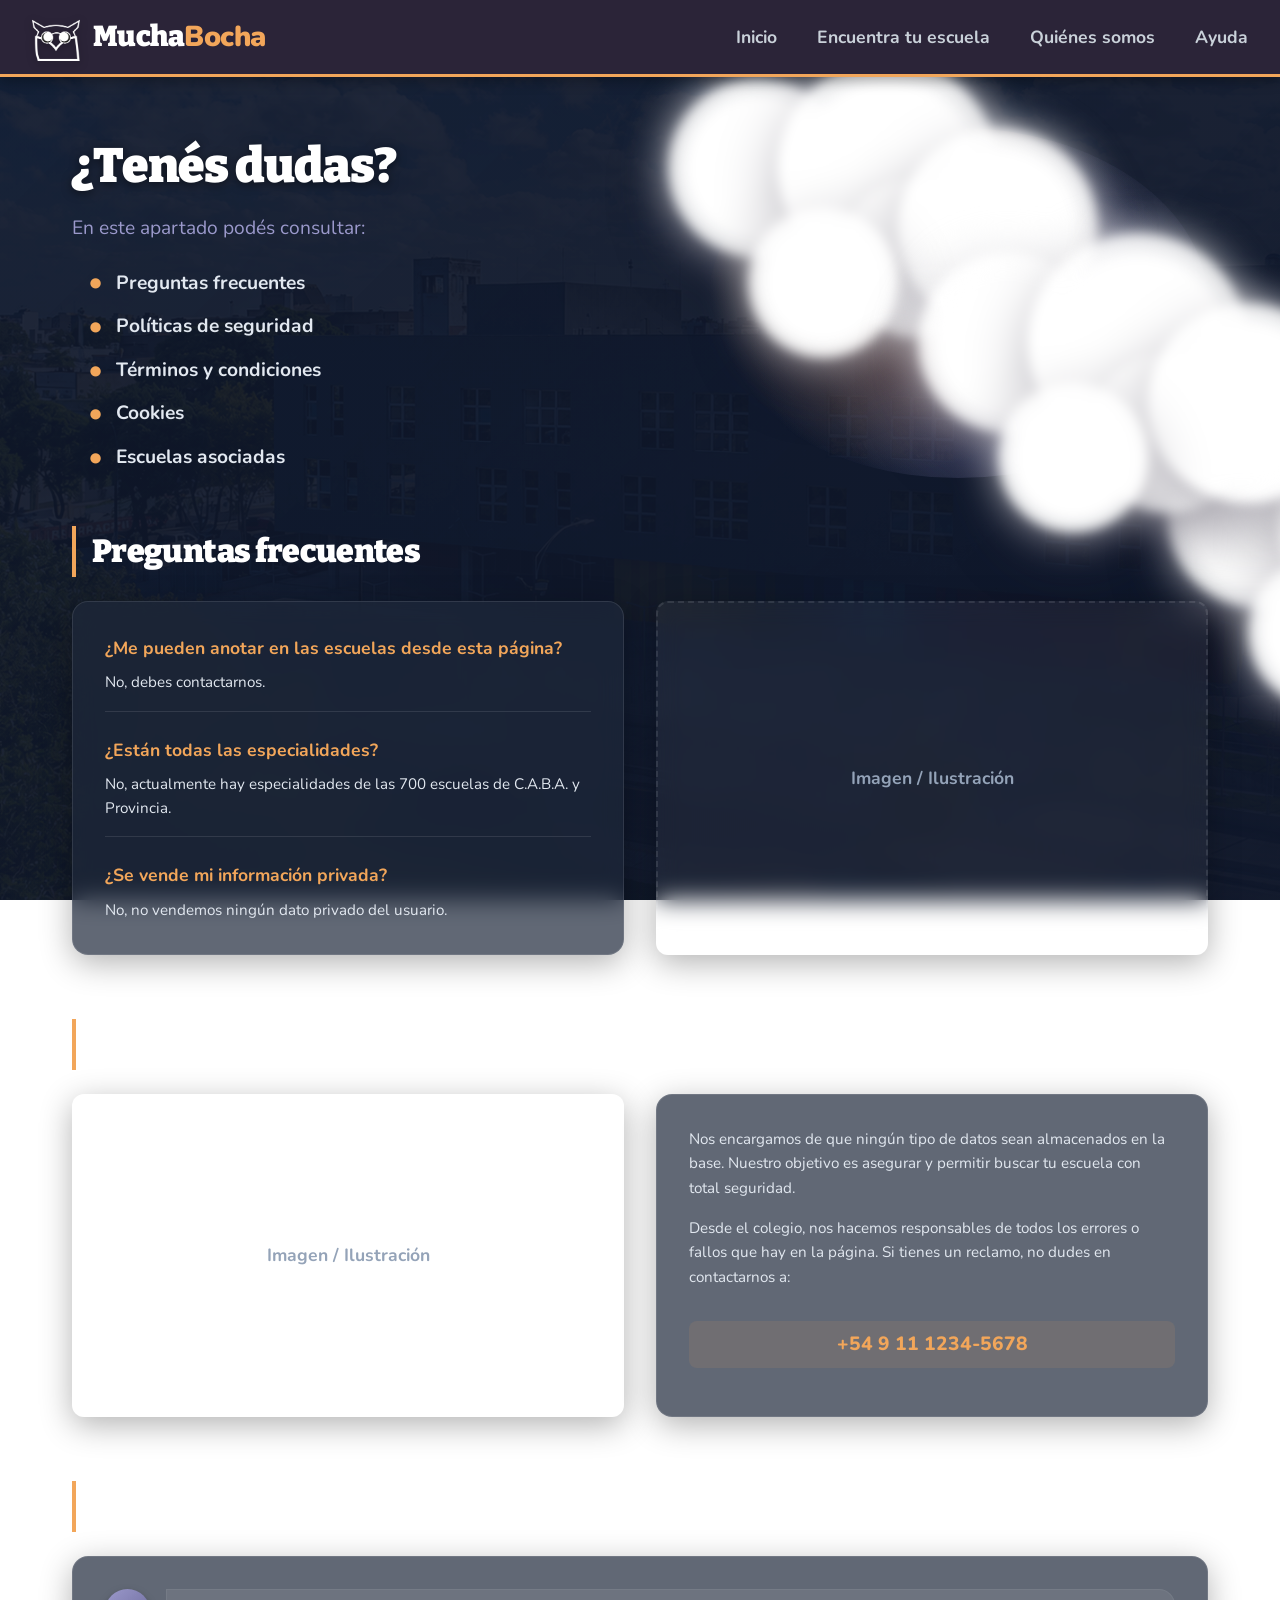
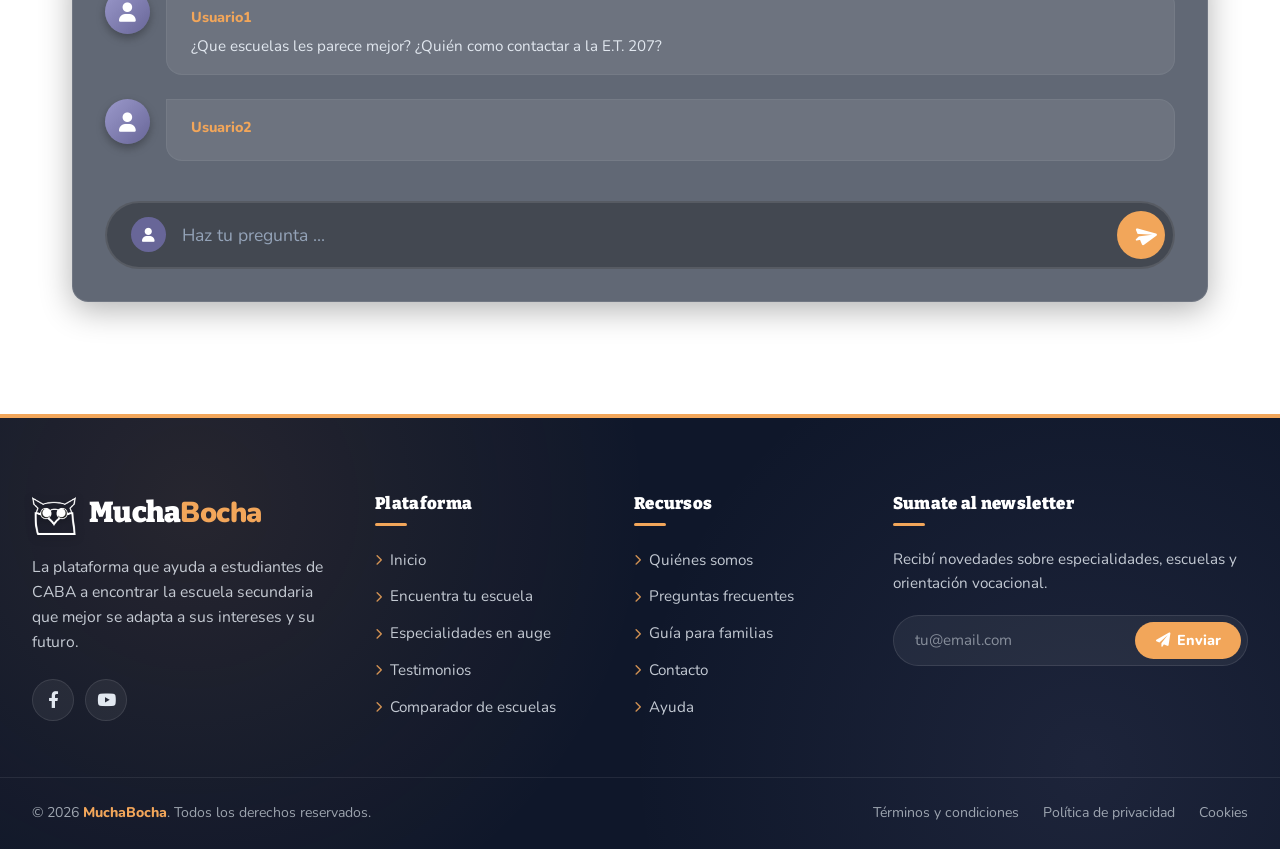
<file: ayuda.html>
<!DOCTYPE html>
<html lang="es">
<head>
    <meta charset="UTF-8" />
    <meta name="viewport" content="width=device-width, initial-scale=1.0" />
    <title>MuchaBocha · Ayuda</title>
    <link href="https://fonts.googleapis.com/css2?family=Bitter:wght@700;900&family=Nunito:wght@400;700;800&display=swap" rel="stylesheet" />
    <link rel="stylesheet" href="https://cdnjs.cloudflare.com/ajax/libs/font-awesome/6.0.0-beta3/css/all.min.css" />
    <!-- Enlace al archivo CSS -->
    <link rel="stylesheet" href="css/ayuda.css" />
    <link rel="stylesheet" href="css/footer.css" />
    <link rel="stylesheet" href="css/header.css" />
</head>
<body>

    <!-- ===== HEADER ===== -->
    <header>
        <div class="container">
            <div class="logo">
                <img src="images/MuchaBocha.png" alt="MuchaBocha" />
                <span class="logo-text">Mucha<span class="accent">Bocha</span></span>
            </div>
            <nav aria-label="Navegación principal">
                <a href="index.html">Inicio</a>
                <a href="encuentra_tu_escuela.html">Encuentra tu escuela</a>
                <a href="quienes_somos.html">Quiénes somos</a>
                <a href="ayuda.html">Ayuda</a>
            </nav>
        </div>
    </header>

    <!-- ===== MAIN: AYUDA ===== -->
    <main class="ayuda-main">
        <div class="container">
            
            <section class="intro-section">
                <div class="intro-text">
                    <h1>¿Tenés dudas?</h1>
                    <p>En este apartado podés consultar:</p>
                    <ul class="intro-list">
                        <li>Preguntas frecuentes</li>
                        <li>Políticas de seguridad</li>
                        <li>Términos y condiciones</li>
                        <li>Cookies</li>
                        <li>Escuelas asociadas</li>
                    </ul>
                </div>
                <!-- Nubes GIGANTES animadas -->
                <div class="clouds-container">
                    <div class="cloud-group">
                        <div class="puff puff-1"></div>
                        <div class="puff puff-2"></div>
                        <div class="puff puff-3"></div>
                        <div class="puff puff-4"></div>
                        <div class="puff puff-5"></div>
                    </div>
                    <div class="cloud-group">
                        <div class="puff puff-1"></div>
                        <div class="puff puff-2"></div>
                        <div class="puff puff-3"></div>
                        <div class="puff puff-4"></div>
                        <div class="puff puff-5"></div>
                    </div>
                    <div class="cloud-group">
                        <div class="puff puff-1"></div>
                        <div class="puff puff-2"></div>
                        <div class="puff puff-3"></div>
                        <div class="puff puff-4"></div>
                        <div class="puff puff-5"></div>
                    </div>
                </div>
            </section>

            <!-- FAQs -->
            <section class="seccion-bloque">
                <h2>Preguntas frecuentes</h2>
                <div class="card-grid">
                    <div class="card faq-card">
                        <div class="faq-item">
                            <strong>¿Me pueden anotar en las escuelas desde esta página?</strong>
                            <p>No, debes contactarnos.</p>
                        </div>
                        <div class="faq-item">
                            <strong>¿Están todas las especialidades?</strong>
                            <p>No, actualmente hay especialidades de las 700 escuelas de C.A.B.A. y Provincia.</p>
                        </div>
                        <div class="faq-item">
                            <strong>¿Se vende mi información privada?</strong>
                            <p>No, no vendemos ningún dato privado del usuario.</p>
                        </div>
                    </div>
                    <div class="card image-placeholder">Imagen / Ilustración</div>
                </div>
            </section>

            <!-- Políticas -->
            <section class="seccion-bloque">
                <h2>Políticas de seguridad</h2>
                <div class="card-grid">
                    <div class="card image-placeholder">Imagen / Ilustración</div>
                    <div class="card politicas-card">
                        <p>Nos encargamos de que ningún tipo de datos sean almacenados en la base. Nuestro objetivo es asegurar y permitir buscar tu escuela con total seguridad.</p>
                        <p>Desde el colegio, nos hacemos responsables de todos los errores o fallos que hay en la página. Si tienes un reclamo, no dudes en contactarnos a:</p>
                        <p class="phone">+54 9 11 1234-5678</p>
                    </div>
                </div>
            </section>

            <!-- Comunidad -->
            <section class="seccion-bloque">
                <h2>Si no podemos aclarar tus dudas, preguntale a la comunidad</h2>
                <div class="card comunidad-card">
                    <div class="chat-mensaje">
                        <div class="chat-avatar"><i class="fas fa-user"></i></div>
                        <div class="chat-contenido">
                            <span class="chat-usuario">Usuario1</span>
                            <p class="chat-texto">¿Que escuelas les parece mejor? ¿Quién como contactar a la E.T. 207?</p>
                        </div>
                    </div>
                    <div class="chat-mensaje">
                        <div class="chat-avatar"><i class="fas fa-user"></i></div>
                        <div class="chat-contenido">
                            <span class="chat-usuario">Usuario2</span>
                        </div>
                    </div>
                    <div class="chat-input-wrapper">
                        <div class="chat-input-avatar"><i class="fas fa-user"></i></div>
                        <input type="text" placeholder="Haz tu pregunta ..." />
                        <button class="chat-send-btn" aria-label="Enviar pregunta">
                            <i class="fas fa-paper-plane"></i>
                        </button>
                    </div>
                </div>
            </section>

        </div>
    </main>

    <footer class="site-footer">
        <div class="footer-grid">
            <div class="footer-brand">
                <div class="logo">
                    <img src="images/MuchaBocha.png" alt="MuchaBocha" />
                    <span class="logo-text">Mucha<span class="accent">Bocha</span></span>
                </div>
                <p>La plataforma que ayuda a estudiantes de CABA a encontrar la escuela secundaria que mejor se adapta a sus intereses y su futuro.</p>
                <div class="footer-social" aria-label="Redes sociales">
                    <a href="https://www.facebook.com/profile.php?id=61594573179709" target="_blank" rel="noopener noreferrer" aria-label="Facebook"><i class="fab fa-facebook-f" aria-hidden="true"></i></a>
                    <a href="https://www.youtube.com/@MuchaBocha" target="_blank" rel="noopener noreferrer" aria-label="YouTube"><i class="fab fa-youtube" aria-hidden="true"></i></a>
                </div>
            </div>

            <div class="footer-col">
                <h4>Plataforma</h4>
                <ul>
                    <li><a href="index.html"><i class="fas fa-chevron-right"></i> Inicio</a></li>
                    <li><a href="encuentra_tu_escuela.html"><i class="fas fa-chevron-right"></i> Encuentra tu escuela</a></li>
                    <li><a href="#especialidades"><i class="fas fa-chevron-right"></i> Especialidades en auge</a></li>
                    <li><a href="#testimonios"><i class="fas fa-chevron-right"></i> Testimonios</a></li>
                    <li><a href="encuentra_tu_escuela.html"><i class="fas fa-chevron-right"></i> Comparador de escuelas</a></li>
                </ul>
            </div>

            <div class="footer-col">
                <h4>Recursos</h4>
                <ul>
                    <li><a href="quienes_somos.html"><i class="fas fa-chevron-right"></i> Quiénes somos</a></li>
                    <li><a href="ayuda.html"><i class="fas fa-chevron-right"></i> Preguntas frecuentes</a></li>
                    <li><a href="ayuda.html"><i class="fas fa-chevron-right"></i> Guía para familias</a></li>
                    <li><a href="mailto:muchabocha.caba@gmail.com"><i class="fas fa-chevron-right"></i> Contacto</a></li>
                    <li><a href="ayuda.html"><i class="fas fa-chevron-right"></i> Ayuda</a></li>
                </ul>
            </div>

            <div class="footer-col footer-news">
                <h4>Sumate al newsletter</h4>
                <p>Recibí novedades sobre especialidades, escuelas y orientación vocacional.</p>
                <form>
                    <input type="email" placeholder="tu@email.com" required />
                    <button type="submit"><i class="fas fa-paper-plane"></i> Enviar</button>
                </form>
            </div>
        </div>

        <div class="footer-bottom">
            <div class="copy">
                © 2026 <strong>MuchaBocha</strong>. Todos los derechos reservados.
            </div>
            <div class="legal">
                <a href="#">Términos y condiciones</a>
                <a href="#">Política de privacidad</a>
                <a href="#">Cookies</a>
            </div>
        </div>
    </footer>

    <!-- Enlace al archivo JavaScript -->
    <script src="js/ayuda.js"></script>
    <script src="js/footer.js" defer></script>
</body>
</html>
</file>
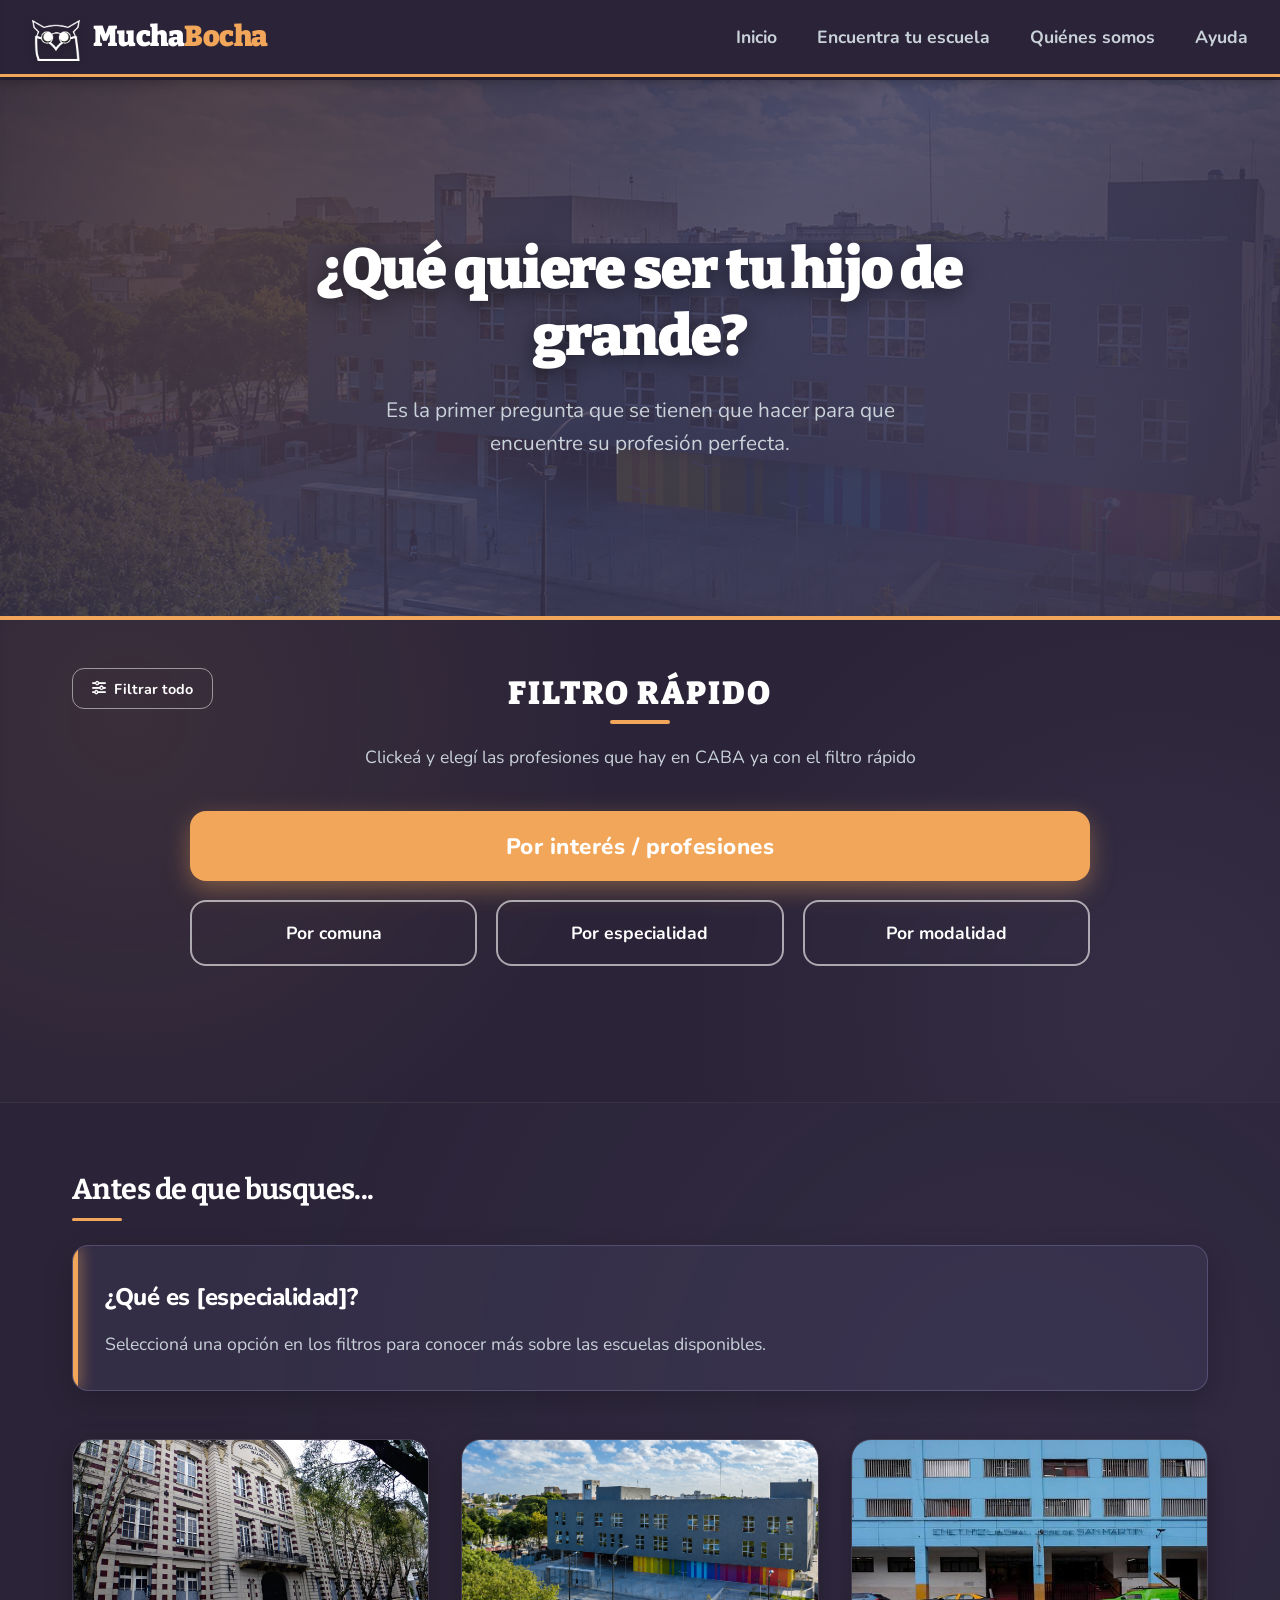
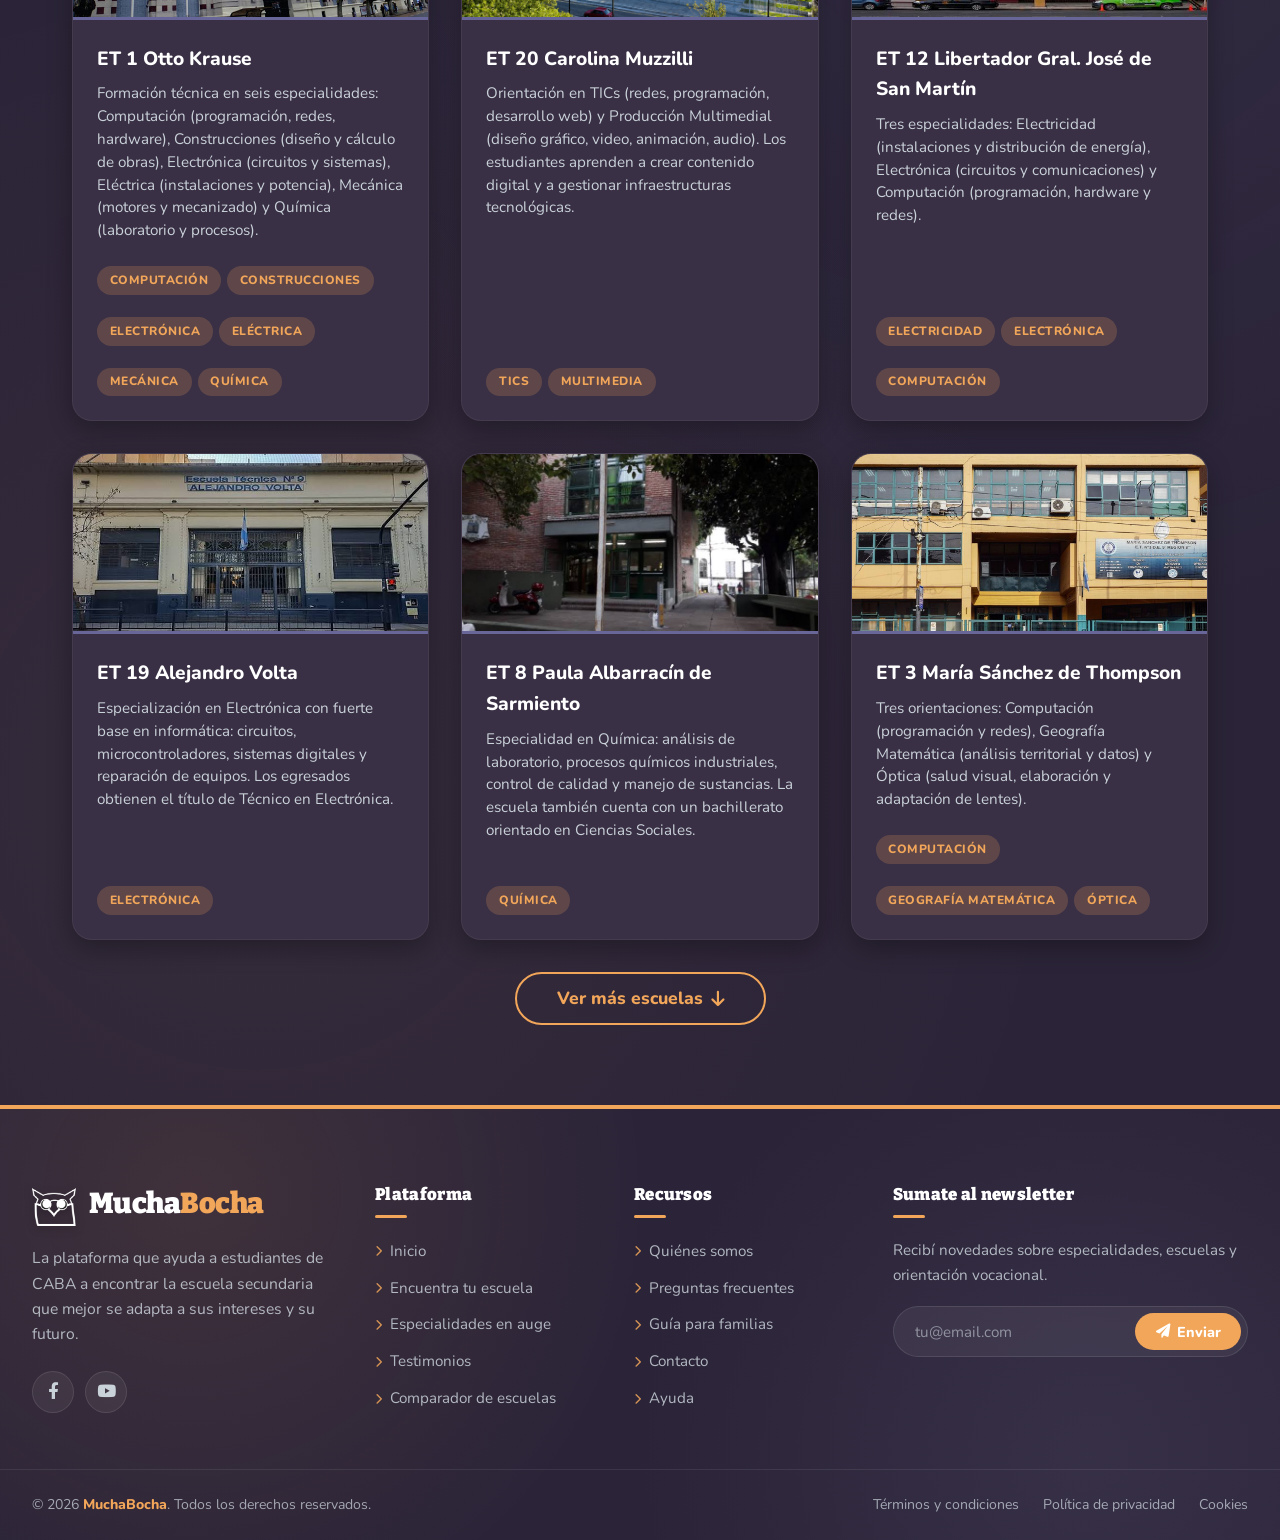
<file: encuentra_tu_escuela.html>
<!DOCTYPE html>
<html lang="es">
<head>
    <meta charset="UTF-8" />
    <meta name="viewport" content="width=device-width, initial-scale=1.0" />
    <title>MuchaBocha · Encontrá tu escuela</title>
    <link href="https://fonts.googleapis.com/css2?family=Bitter:wght@700;900&family=Nunito:wght@400;700;800&display=swap" rel="stylesheet" />
    <link rel="stylesheet" href="https://cdnjs.cloudflare.com/ajax/libs/font-awesome/6.0.0-beta3/css/all.min.css" />

    <link rel="stylesheet" href="css/escuelas.css" />
    <link rel="stylesheet" href="css/footer.css" />
    <link rel="stylesheet" href="css/header.css" />
</head>
<body>

    <!-- ===== HEADER ===== -->
    <header>
        <div class="container">
            <div class="logo">
                <img src="images/MuchaBocha.png" alt="MuchaBocha" />
                <span class="logo-text">Mucha<span class="accent">Bocha</span></span>
            </div>
            <nav aria-label="Navegación principal">
                <a href="index.html">Inicio</a>
                <a href="encuentra_tu_escuela.html">Encuentra tu escuela</a>
                <a href="quienes_somos.html">Quiénes somos</a>
                <a href="ayuda.html">Ayuda</a>
            </nav>
        </div>
    </header>

    <!-- ===== SIDEBAR (FILTRO LATERAL) ===== -->
    <div class="sidebar-overlay" id="sidebarOverlay"></div>

    <aside class="sidebar" id="sidebar">
        <div class="sidebar-header">
            <button class="btn-close-sidebar" id="btnCloseSidebar" aria-label="Cerrar filtros">
                <i class="fas fa-times"></i>
            </button>
        </div>

        <div class="sidebar-body">
            <div class="sidebar-categories">
                <!-- Categoría 1: Especialidad -->
                <div class="sidebar-category">
                    <h4>Especialidad</h4>
                    <ul>
                        <li><label class="sidebar-option-item"><input type="checkbox" class="sidebar-check" value="tics"> TICs</label></li>
                        <li><label class="sidebar-option-item"><input type="checkbox" class="sidebar-check" value="multimedia"> Multimedia</label></li>
                        <li><label class="sidebar-option-item"><input type="checkbox" class="sidebar-check" value="electronica"> Electrónica</label></li>
                        <li><label class="sidebar-option-item"><input type="checkbox" class="sidebar-check" value="mecanica"> Mecánica</label></li>
                        <li><label class="sidebar-option-item"><input type="checkbox" class="sidebar-check" value="salud"> Salud</label></li>
                        <li><label class="sidebar-option-item"><input type="checkbox" class="sidebar-check" value="administracion"> Administración</label></li>
                        <li><label class="sidebar-option-item"><input type="checkbox" class="sidebar-check" value="quimica"> Química</label></li>
                        <li><label class="sidebar-option-item"><input type="checkbox" class="sidebar-check" value="diseno"> Diseño</label></li>
                        <li><label class="sidebar-option-item"><input type="checkbox" class="sidebar-check" value="comunicacion"> Comunicación</label></li>
                        <li><label class="sidebar-option-item"><input type="checkbox" class="sidebar-check" value="deportes"> Deportes</label></li>
                    </ul>
                </div>

                <!-- Categoría 2: Modalidad -->
                <div class="sidebar-category">
                    <h4>Modalidad</h4>
                    <ul>
                        <li><label class="sidebar-option-item"><input type="checkbox" class="sidebar-check" value="mañana"> Mañana</label></li>
                        <li><label class="sidebar-option-item"><input type="checkbox" class="sidebar-check" value="noche"> Noche</label></li>
                        <li><label class="sidebar-option-item"><input type="checkbox" class="sidebar-check" value="entreturno"> EntreTurno</label></li>
                    </ul>
                </div>
            </div>
        </div>
    </aside>

    <!-- ===== MAIN CONTENT ===== -->
    <main>
        <!-- HERO SECTION -->
        <section class="hero-section">
            <div class="hero-content">
                <h1>¿Qué quiere ser tu hijo de grande?</h1>
                <p>Es la primer pregunta que se tienen que hacer para que encuentre su profesión perfecta.</p>
            </div>
        </section>

        <!-- FILTER SECTION -->
        <section class="filter-section">
            <div class="container">
                <div class="filter-header">
                    <h2>Filtro Rápido</h2>
                    <p>Clickeá y elegí las profesiones que hay en CABA ya con el filtro rápido</p>
                    <button class="btn-filter-all" id="btnFiltrarTodo">
                        <i class="fas fa-sliders-h"></i> Filtrar todo
                    </button>
                </div>

                <div class="filter-controls">
                    <button class="btn-filter-main" data-target="interes">Por interés / profesiones</button>
                    
                    <div class="btn-row">
                        <button class="btn-filter" data-target="comuna"><span>Por comuna</span></button>
                        <button class="btn-filter" data-target="especialidad"><span>Por especialidad</span></button>
                        <button class="btn-filter" data-target="modalidad"><span>Por modalidad</span></button>
                    </div>
                </div>

                <!-- Contenedor de Desplegables -->
                <div class="dropdowns-container">
                    <!-- Dropdown Interés -->
                    <div id="interes" class="dropdown-panel">
                        <h4>Seleccioná tu interés profesional</h4>
                        <div class="options-grid">
                            <label class="option-item"><input type="radio" name="interes" value="Tecnología y Sistemas"> Tecnología y Sistemas</label>
                            <label class="option-item"><input type="radio" name="interes" value="Salud y Bienestar"> Salud y Bienestar</label>
                            <label class="option-item"><input type="radio" name="interes" value="Arte, Diseño y Comunicación"> Arte, Diseño y Comunicación</label>
                            <label class="option-item"><input type="radio" name="interes" value="Negocios y Economía"> Negocios y Economía</label>
                            <label class="option-item"><input type="radio" name="interes" value="Ciencias Sociales y Humanidades"> Ciencias Sociales y Humanidades</label>
                            <label class="option-item"><input type="radio" name="interes" value="Ciencias Naturales y Exactas"> Ciencias Naturales y Exactas</label>
                            <label class="option-item"><input type="radio" name="interes" value="Deportes y Educación Física"> Deportes y Educación Física</label>
                            <label class="option-item"><input type="radio" name="interes" value="Industria y Producción"> Industria y Producción</label>
                        </div>
                    </div>

                    <!-- Dropdown Comuna -->
                    <div id="comuna" class="dropdown-panel">
                        <h4>Seleccioná una comuna de CABA</h4>
                        <div class="options-grid">
                            <label class="option-item"><input type="radio" name="comuna" value="Comuna 1"> Comuna 1</label>
                            <label class="option-item"><input type="radio" name="comuna" value="Comuna 2"> Comuna 2</label>
                            <label class="option-item"><input type="radio" name="comuna" value="Comuna 3"> Comuna 3</label>
                            <label class="option-item"><input type="radio" name="comuna" value="Comuna 4"> Comuna 4</label>
                            <label class="option-item"><input type="radio" name="comuna" value="Comuna 5"> Comuna 5</label>
                            <label class="option-item"><input type="radio" name="comuna" value="Comuna 6"> Comuna 6</label>
                            <label class="option-item"><input type="radio" name="comuna" value="Comuna 7"> Comuna 7</label>
                            <label class="option-item"><input type="radio" name="comuna" value="Comuna 8"> Comuna 8</label>
                            <label class="option-item"><input type="radio" name="comuna" value="Comuna 9"> Comuna 9</label>
                            <label class="option-item"><input type="radio" name="comuna" value="Comuna 10"> Comuna 10</label>
                            <label class="option-item"><input type="radio" name="comuna" value="Comuna 11"> Comuna 11</label>
                            <label class="option-item"><input type="radio" name="comuna" value="Comuna 12"> Comuna 12</label>
                            <label class="option-item"><input type="radio" name="comuna" value="Comuna 13"> Comuna 13</label>
                            <label class="option-item"><input type="radio" name="comuna" value="Comuna 14"> Comuna 14</label>
                            <label class="option-item"><input type="radio" name="comuna" value="Comuna 15"> Comuna 15</label>
                        </div>
                    </div>

                    <!-- Dropdown Especialidad -->
                    <div id="especialidad" class="dropdown-panel">
                        <h4>Seleccioná una especialidad</h4>
                        <div class="options-grid">
                            <label class="option-item"><input type="radio" name="especialidad" value="TICs"> TICs</label>
                            <label class="option-item"><input type="radio" name="especialidad" value="Multimedia"> Multimedia</label>
                            <label class="option-item"><input type="radio" name="especialidad" value="Electrónica"> Electrónica</label>
                            <label class="option-item"><input type="radio" name="especialidad" value="Mecánica"> Mecánica</label>
                            <label class="option-item"><input type="radio" name="especialidad" value="Salud"> Salud</label>
                            <label class="option-item"><input type="radio" name="especialidad" value="Administración"> Administración</label>
                            <label class="option-item"><input type="radio" name="especialidad" value="Química"> Química</label>
                            <label class="option-item"><input type="radio" name="especialidad" value="Diseño"> Diseño</label>
                            <label class="option-item"><input type="radio" name="especialidad" value="Comunicación"> Comunicación</label>
                            <label class="option-item"><input type="radio" name="especialidad" value="Deportes"> Deportes</label>
                        </div>
                    </div>

                    <!-- Dropdown Modalidad -->
                    <div id="modalidad" class="dropdown-panel">
                        <h4>Seleccioná una modalidad</h4>
                        <div class="options-grid">
                            <label class="option-item"><input type="radio" name="modalidad" value="Técnica"> Técnica</label>
                            <label class="option-item"><input type="radio" name="modalidad" value="Bachillerato"> Bachillerato</label>
                            <label class="option-item"><input type="radio" name="modalidad" value="Comercial"> Comercial</label>
                            <label class="option-item"><input type="radio" name="modalidad" value="Artística"> Artística</label>
                            <label class="option-item"><input type="radio" name="modalidad" value="Especializada"> Especializada</label>
                        </div>
                    </div>
                </div>
            </div>
        </section>

        <!-- ===== RESULTS SECTION ===== -->
        <section class="results-section" id="resultsSection">
            <div class="container">
                <h3 class="results-title">Antes de que busques...</h3>
                
                <div class="info-box">
                    <div class="info-box-content">
                        <h4 id="infoBoxTitle">¿Qué es [especialidad]?</h4>
                        <p id="infoBoxText">Seleccioná una opción en los filtros para conocer más sobre las escuelas disponibles.</p>
                    </div>
                </div>

                <div class="cards-grid" id="cardsGrid">
                    <!-- Las tarjetas se generarán dinámicamente con JavaScript -->
                </div>

                <!-- Botón Ver Más -->
                <div class="btn-ver-mas-wrapper">
                    <button class="btn-ver-mas" id="btnVerMas">
                        Ver más escuelas <i class="fas fa-arrow-down"></i>
                    </button>
                </div>
            </div>
        </section>
    </main>

    <!-- ===== FOOTER ===== -->
    <footer class="site-footer">
        <div class="footer-grid">
            <div class="footer-brand">
                <div class="logo">
                    <img src="images/MuchaBocha.png" alt="MuchaBocha" />
                    <span class="logo-text">Mucha<span class="accent">Bocha</span></span>
                </div>
                <p>La plataforma que ayuda a estudiantes de CABA a encontrar la escuela secundaria que mejor se adapta a sus intereses y su futuro.</p>
                <div class="footer-social" aria-label="Redes sociales">
                    <a href="https://www.facebook.com/profile.php?id=61594573179709" target="_blank" rel="noopener noreferrer" aria-label="Facebook"><i class="fab fa-facebook-f" aria-hidden="true"></i></a>
                    <a href="https://www.youtube.com/@MuchaBocha" target="_blank" rel="noopener noreferrer" aria-label="YouTube"><i class="fab fa-youtube" aria-hidden="true"></i></a>
                </div>
            </div>

            <div class="footer-col">
                <h4>Plataforma</h4>
                <ul>
                    <li><a href="index.html"><i class="fas fa-chevron-right"></i> Inicio</a></li>
                    <li><a href="encuentra_tu_escuela.html"><i class="fas fa-chevron-right"></i> Encuentra tu escuela</a></li>
                    <li><a href="#especialidades"><i class="fas fa-chevron-right"></i> Especialidades en auge</a></li>
                    <li><a href="#testimonios"><i class="fas fa-chevron-right"></i> Testimonios</a></li>
                    <li><a href="encuentra_tu_escuela.html"><i class="fas fa-chevron-right"></i> Comparador de escuelas</a></li>
                </ul>
            </div>

            <div class="footer-col">
                <h4>Recursos</h4>
                <ul>
                    <li><a href="quienes_somos.html"><i class="fas fa-chevron-right"></i> Quiénes somos</a></li>
                    <li><a href="ayuda.html"><i class="fas fa-chevron-right"></i> Preguntas frecuentes</a></li>
                    <li><a href="ayuda.html"><i class="fas fa-chevron-right"></i> Guía para familias</a></li>
                    <li><a href="mailto:muchabocha.caba@gmail.com"><i class="fas fa-chevron-right"></i> Contacto</a></li>
                    <li><a href="ayuda.html"><i class="fas fa-chevron-right"></i> Ayuda</a></li>
                </ul>
            </div>

            <div class="footer-col footer-news">
                <h4>Sumate al newsletter</h4>
                <p>Recibí novedades sobre especialidades, escuelas y orientación vocacional.</p>
                <form>
                    <input type="email" placeholder="tu@email.com" required />
                    <button type="submit"><i class="fas fa-paper-plane"></i> Enviar</button>
                </form>
            </div>
        </div>

        <div class="footer-bottom">
            <div class="copy">
                © 2026 <strong>MuchaBocha</strong>. Todos los derechos reservados.
            </div>
            <div class="legal">
                <a href="#">Términos y condiciones</a>
                <a href="#">Política de privacidad</a>
                <a href="#">Cookies</a>
            </div>
        </div>
    </footer>

    <!-- ===== JAVASCRIPT ===== -->
    <script src="js/escuelas.js" defer></script>
    <script src="js/footer.js" defer></script>
</body>
</html>
</file>
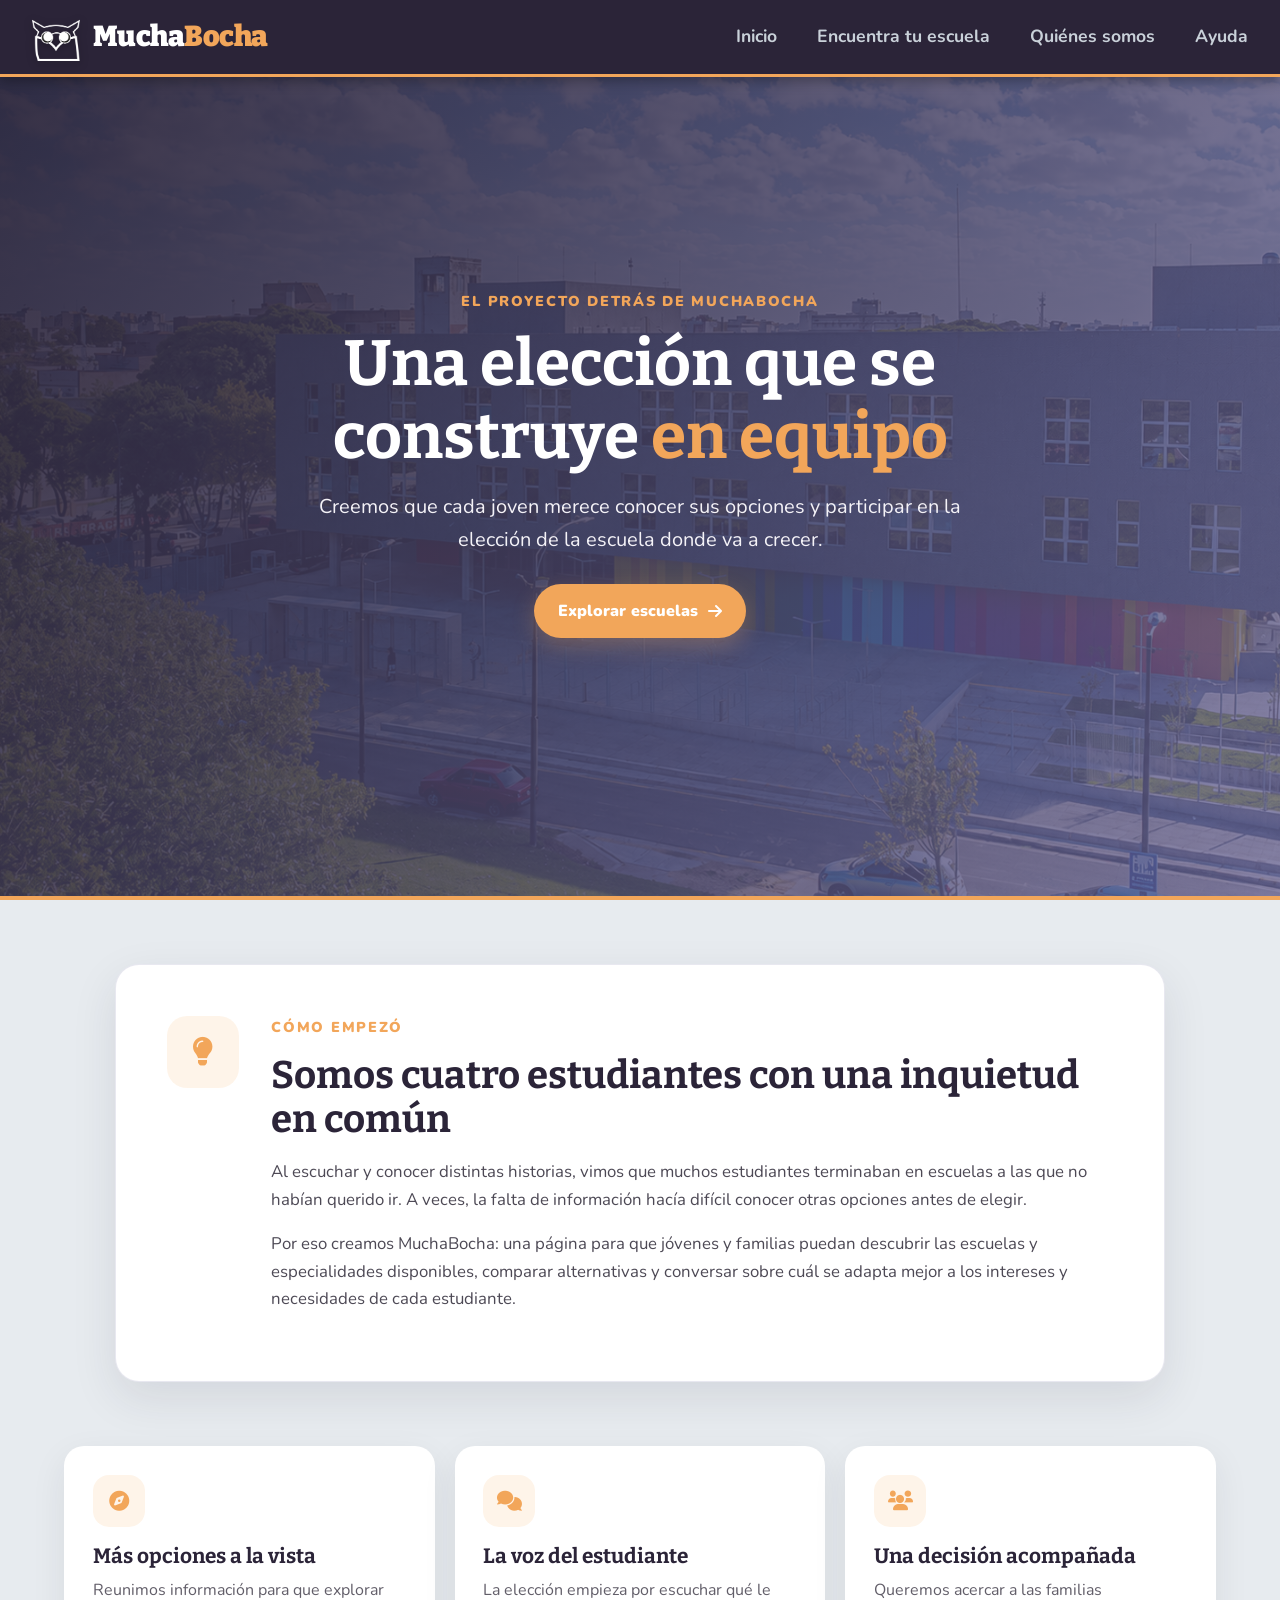
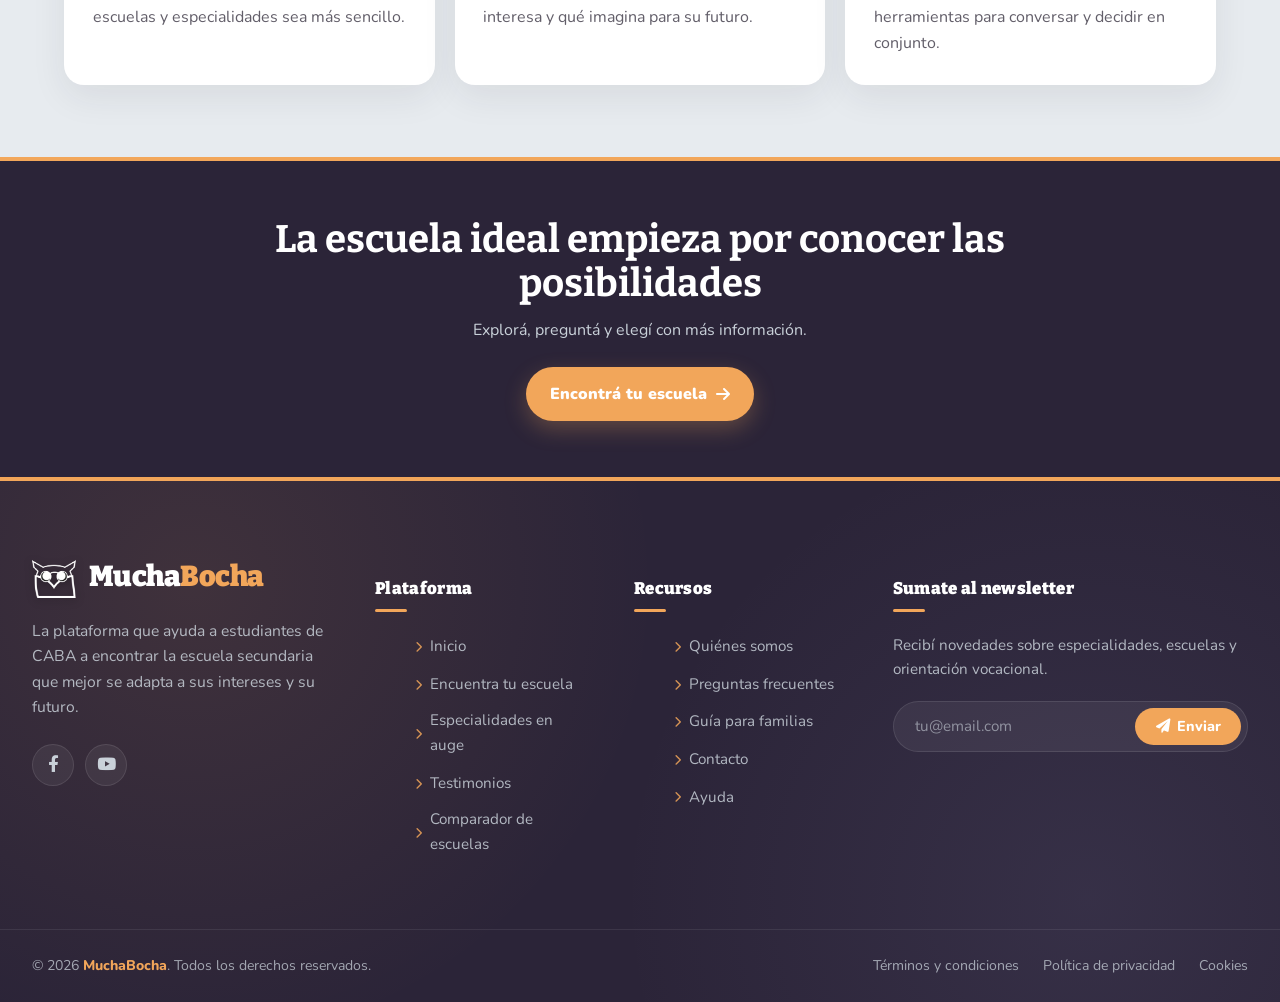
<file: quienes_somos.html>
<!DOCTYPE html>
<html lang="es">
<head>
    <meta charset="UTF-8" />
    <meta name="viewport" content="width=device-width, initial-scale=1.0" />
    <meta name="description" content="Conocé MuchaBocha, un proyecto creado por cuatro estudiantes para ayudar a jóvenes y familias a elegir una escuela secundaria." />
    <title>MuchaBocha · Quiénes somos</title>
    <link href="https://fonts.googleapis.com/css2?family=Bitter:wght@700;900&family=Nunito:wght@400;700;800&display=swap" rel="stylesheet" />
    <link rel="stylesheet" href="https://cdnjs.cloudflare.com/ajax/libs/font-awesome/6.0.0-beta3/css/all.min.css" />
    <link rel="stylesheet" href="css/quienes-somos.css" />
    <link rel="stylesheet" href="css/footer.css" />
    <link rel="stylesheet" href="css/header.css" />
</head>
<body>
    <header>
        <div class="container">
            <div class="logo">
                <img src="images/MuchaBocha.png" alt="MuchaBocha" />
                <span class="logo-text">Mucha<span class="accent">Bocha</span></span>
            </div>
            <nav aria-label="Navegación principal">
                <a href="index.html">Inicio</a>
                <a href="encuentra_tu_escuela.html">Encuentra tu escuela</a>
                <a href="quienes_somos.html">Quiénes somos</a>
                <a href="ayuda.html">Ayuda</a>
            </nav>
        </div>
    </header>

    <main>
        <section class="about-hero">
            <div class="about-hero-content">
                <p class="eyebrow">El proyecto detrás de MuchaBocha</p>
                <h1>Una elección que se construye <span>en equipo</span></h1>
                <p>Creemos que cada joven merece conocer sus opciones y participar en la elección de la escuela donde va a crecer.</p>
                <a class="about-cta" href="encuentra_tu_escuela.html">Explorar escuelas <i class="fas fa-arrow-right" aria-hidden="true"></i></a>
            </div>
        </section>

        <section class="about-story" aria-labelledby="about-title">
            <div class="story-card">
                <div class="story-icon" aria-hidden="true"><i class="fas fa-lightbulb"></i></div>
                <div>
                    <p class="eyebrow">Cómo empezó</p>
                    <h2 id="about-title">Somos cuatro estudiantes con una inquietud en común</h2>
                    <p>Al escuchar y conocer distintas historias, vimos que muchos estudiantes terminaban en escuelas a las que no habían querido ir. A veces, la falta de información hacía difícil conocer otras opciones antes de elegir.</p>
                    <p>Por eso creamos MuchaBocha: una página para que jóvenes y familias puedan descubrir las escuelas y especialidades disponibles, comparar alternativas y conversar sobre cuál se adapta mejor a los intereses y necesidades de cada estudiante.</p>
                </div>
            </div>
        </section>

        <section class="about-values" aria-label="Nuestra forma de acompañar la elección">
            <article class="value-card">
                <span class="value-icon" aria-hidden="true"><i class="fas fa-compass"></i></span>
                <h2>Más opciones a la vista</h2>
                <p>Reunimos información para que explorar escuelas y especialidades sea más sencillo.</p>
            </article>
            <article class="value-card">
                <span class="value-icon" aria-hidden="true"><i class="fas fa-comments"></i></span>
                <h2>La voz del estudiante</h2>
                <p>La elección empieza por escuchar qué le interesa y qué imagina para su futuro.</p>
            </article>
            <article class="value-card">
                <span class="value-icon" aria-hidden="true"><i class="fas fa-users"></i></span>
                <h2>Una decisión acompañada</h2>
                <p>Queremos acercar a las familias herramientas para conversar y decidir en conjunto.</p>
            </article>
        </section>

        <section class="about-closing">
            <h2>La escuela ideal empieza por conocer las posibilidades</h2>
            <p>Explorá, preguntá y elegí con más información.</p>
            <a class="about-cta" href="encuentra_tu_escuela.html">Encontrá tu escuela <i class="fas fa-arrow-right" aria-hidden="true"></i></a>
        </section>
    </main>

    <footer class="site-footer">
        <div class="footer-grid">
            <div class="footer-brand">
                <div class="logo">
                    <img src="images/MuchaBocha.png" alt="MuchaBocha" />
                    <span class="logo-text">Mucha<span class="accent">Bocha</span></span>
                </div>
                <p>La plataforma que ayuda a estudiantes de CABA a encontrar la escuela secundaria que mejor se adapta a sus intereses y su futuro.</p>
                <div class="footer-social" aria-label="Redes sociales">
                    <a href="https://www.facebook.com/profile.php?id=61594573179709" target="_blank" rel="noopener noreferrer" aria-label="Facebook"><i class="fab fa-facebook-f" aria-hidden="true"></i></a>
                    <a href="https://www.youtube.com/@MuchaBocha" target="_blank" rel="noopener noreferrer" aria-label="YouTube"><i class="fab fa-youtube" aria-hidden="true"></i></a>
                </div>
            </div>

            <div class="footer-col">
                <h4>Plataforma</h4>
                <ul>
                    <li><a href="index.html"><i class="fas fa-chevron-right"></i> Inicio</a></li>
                    <li><a href="encuentra_tu_escuela.html"><i class="fas fa-chevron-right"></i> Encuentra tu escuela</a></li>
                    <li><a href="#especialidades"><i class="fas fa-chevron-right"></i> Especialidades en auge</a></li>
                    <li><a href="#testimonios"><i class="fas fa-chevron-right"></i> Testimonios</a></li>
                    <li><a href="encuentra_tu_escuela.html"><i class="fas fa-chevron-right"></i> Comparador de escuelas</a></li>
                </ul>
            </div>

            <div class="footer-col">
                <h4>Recursos</h4>
                <ul>
                    <li><a href="quienes_somos.html"><i class="fas fa-chevron-right"></i> Quiénes somos</a></li>
                    <li><a href="ayuda.html"><i class="fas fa-chevron-right"></i> Preguntas frecuentes</a></li>
                    <li><a href="ayuda.html"><i class="fas fa-chevron-right"></i> Guía para familias</a></li>
                    <li><a href="mailto:muchabocha.caba@gmail.com"><i class="fas fa-chevron-right"></i> Contacto</a></li>
                    <li><a href="ayuda.html"><i class="fas fa-chevron-right"></i> Ayuda</a></li>
                </ul>
            </div>

            <div class="footer-col footer-news">
                <h4>Sumate al newsletter</h4>
                <p>Recibí novedades sobre especialidades, escuelas y orientación vocacional.</p>
                <form>
                    <input type="email" placeholder="tu@email.com" required />
                    <button type="submit"><i class="fas fa-paper-plane"></i> Enviar</button>
                </form>
            </div>
        </div>

        <div class="footer-bottom">
            <div class="copy">
                © 2026 <strong>MuchaBocha</strong>. Todos los derechos reservados.
            </div>
            <div class="legal">
                <a href="#">Términos y condiciones</a>
                <a href="#">Política de privacidad</a>
                <a href="#">Cookies</a>
            </div>
        </div>
    </footer>
    <script src="js/footer.js" defer></script>
</body>
</html>
</file>
<file: css/ayuda.css>
:root {
    --primary-100: #686698;
    --primary-200: #9b99cb;
    --primary-accent: #f2a65a;
    --text-light: #e2e8f0;
    --text-muted: #94a3b8;
    --bg-dark: #0f172a;
    --bg-card: rgba(30, 41, 59, 0.7);
    --glass-border: rgba(255, 255, 255, 0.1);
}

* { margin: 0; padding: 0; box-sizing: border-box; }

body {
    font-family: 'Nunito', sans-serif;
    background-image: url('../images/et20.png');
    background-size: cover;
    background-position: center;
    background-attachment: fixed;
    color: var(--text-light);
    line-height: 1.6;
    min-height: 100vh;
    display: flex;
    flex-direction: column;
    position: relative;
}

/* CAPA DE OSCURECIMIENTO DEL FONDO (Mantiene la legibilidad) */
body::before {
    content: '';
    position: fixed;
    top: 0;
    left: 0;
    width: 100%;
    height: 100%;
    background: linear-gradient(135deg, rgba(15, 23, 42, 0.92) 0%, rgba(15, 23, 42, 0.98) 100%);
    z-index: -1;
}

h1, h2, h3 { font-family: 'Bitter', serif; font-weight: 900; letter-spacing: -0.02em; color: #ffffff; }
p, li, span, input { font-family: 'Nunito', sans-serif; }
a { text-decoration: none; color: inherit; }
.container { max-width: 1200px; margin: 0 auto; padding: 0 2rem; width: 100%; }

/* ===== HEADER ===== */
header {
    position: fixed; top: 0; left: 0; width: 100%;
    background-color: rgba(15, 23, 42, 0.95);
    backdrop-filter: blur(10px);
    color: var(--text-light);
    padding: 0.8rem 0; z-index: 30;
    box-shadow: 0 4px 12px rgba(0, 0, 0, 0.5);
    border-bottom: 3px solid var(--primary-accent);
}
header .container { display: flex; align-items: center; justify-content: space-between; flex-wrap: wrap; }
.logo { display: flex; align-items: center; gap: 0.8rem; font-family: 'Bitter', serif; font-size: 1.8rem; font-weight: 900; color: #fff; letter-spacing: -0.5px; }
.logo-text { color: #fff; font-size: 1.8rem; font-weight: 900; font-family: 'Bitter', serif; }
nav { display: flex; gap: 2.5rem; font-weight: 700; font-size: 1.1rem; }
nav a { color: var(--text-muted); transition: all 0.25s; padding: 0.3rem 0; position: relative; }
nav a::after { content: ''; position: absolute; bottom: 0; left: 0; width: 0%; height: 2px; background: var(--primary-accent); transition: width 0.3s ease; }
nav a:hover, nav a.active { color: #fff; }
nav a:hover::after, nav a.active::after { width: 100%; }

/* ===== MAIN ===== */
.ayuda-main { margin-top: 80px; flex: 1; padding: 3rem 0; }

/* --- Sección 1: Introducción --- */
.intro-section {
    display: flex;
    justify-content: space-between;
    align-items: flex-start;
    margin-bottom: 3rem;
    gap: 2rem;
    position: relative;
}
.intro-text { flex: 1; position: relative; z-index: 2; }
.intro-text h1 { font-size: 3rem; color: #ffffff; margin-bottom: 0.5rem; text-shadow: 0 2px 10px rgba(0,0,0,0.5); }
.intro-text > p { font-size: 1.2rem; color: var(--primary-200); margin-bottom: 1.5rem; }
.intro-list { list-style: none; display: flex; flex-direction: column; gap: 0.8rem; padding-left: 1rem; }
.intro-list li { font-size: 1.2rem; font-weight: 700; color: var(--text-light); display: flex; align-items: center; gap: 0.8rem; transition: color 0.3s; }
.intro-list li::before { content: '•'; color: var(--primary-accent); font-size: 1.8rem; line-height: 1; }
.intro-list li:hover { color: var(--primary-accent); cursor: pointer; }

/* =====================================================================
   EFECTO DE NUBES GIGANTES ANIMADAS — VERSIÓN ORIGINAL RESTAURADA
   ===================================================================== */
.clouds-container {
    position: relative;
    width: 500px;
    height: 350px;
    flex-shrink: 0;
    display: flex;
    justify-content: center;
    align-items: center;
    overflow: visible;
    /* Resplandor fuerte de fondo con colores de marca */
    background:
        radial-gradient(circle at 40% 40%, rgba(242, 166, 90, 0.5) 0%, transparent 55%),
        radial-gradient(circle at 65% 60%, rgba(155, 153, 203, 0.55) 0%, transparent 55%),
        radial-gradient(circle at 50% 50%, rgba(104, 102, 152, 0.35) 0%, transparent 70%);
    border-radius: 50%;
    animation: glowPulse 5s ease-in-out infinite;
}

@keyframes glowPulse {
    0%, 100% { transform: scale(1); opacity: 0.9; }
    50% { transform: scale(1.08); opacity: 1; }
}

.cloud-group {
    position: absolute;
    filter: blur(6px); /* Menos blur para que se vean DEFINIDAS y notorias */
    animation: floatCloud 8s infinite ease-in-out alternate;
    will-change: transform, opacity;
}

.cloud-group:nth-child(1) {
    animation-duration: 7s;
    top: 0px; left: 0px;
}
.cloud-group:nth-child(2) {
    animation-duration: 10s;
    bottom: 0px; right: 0px;
    animation-delay: -3s;
}
.cloud-group:nth-child(3) {
    animation-duration: 9s;
    top: 50%; left: 50%;
    transform: translate(-50%, -50%);
    animation-delay: -6s;
}

/* Los "puffs" gigantes que forman la nube */
.puff {
    position: absolute;
    border-radius: 50%;
    background: radial-gradient(circle, #ffffff 0%, #ffffff 55%, rgba(255,255,255,0.75) 75%, rgba(255,255,255,0) 100%);
    box-shadow:
        0 25px 60px rgba(43, 36, 56, 0.35),
        0 0 40px rgba(255, 255, 255, 0.9),
        inset 0 0 30px rgba(255, 255, 255, 0.6);
}

/* TAMAÑOS GIGANTES ORIGINALES */
.puff-1 { width: 180px; height: 180px; top: -50px; left: -40px; }
.puff-2 { width: 220px; height: 220px; top: -70px; left: 70px; }
.puff-3 { width: 160px; height: 160px; top: 50px; left: 130px; }
.puff-4 { width: 200px; height: 200px; top: 0px; left: 190px; }
.puff-5 { width: 150px; height: 150px; top: 80px; left: 40px; }

/* Animación con movimiento MUY visible */
@keyframes floatCloud {
    0% { 
        transform: translate(0, 0) scale(1); 
        opacity: 0.6; 
    }
    50% { 
        transform: translate(60px, -80px) scale(1.2); 
        opacity: 1; 
    }
    100% { 
        transform: translate(-50px, -150px) scale(1.4); 
        opacity: 0.3; 
    }
}

/* --- Secciones Generales --- */
.seccion-bloque { margin-bottom: 4rem; }
.seccion-bloque h2 { font-size: 2rem; color: #ffffff; margin-bottom: 1.5rem; border-left: 4px solid var(--primary-accent); padding-left: 1rem; }
.card-grid { display: grid; grid-template-columns: 1fr 1fr; gap: 2rem; }

/* Tarjetas con efecto Glassmorphism oscuro (Mantiene legibilidad) */
.card {
    background: var(--bg-card);
    backdrop-filter: blur(12px);
    -webkit-backdrop-filter: blur(12px);
    border-radius: 16px;
    padding: 2rem;
    box-shadow: 0 8px 32px rgba(0, 0, 0, 0.3);
    border: 1px solid var(--glass-border);
    transition: transform 0.3s ease, background 0.3s ease;
}
.card:hover {
    background: rgba(30, 41, 59, 0.85);
    transform: translateY(-5px);
}

.image-placeholder {
    background: rgba(255, 255, 255, 0.05);
    border-radius: 12px;
    height: 100%;
    min-height: 200px;
    display: flex;
    align-items: center;
    justify-content: center;
    color: var(--text-muted);
    font-size: 1.1rem;
    font-weight: 700;
    border: 2px dashed rgba(255, 255, 255, 0.1);
}

/* --- FAQ --- */
.faq-card { display: flex; flex-direction: column; gap: 1.5rem; }
.faq-item { border-bottom: 1px solid rgba(255, 255, 255, 0.1); padding-bottom: 1rem; }
.faq-item:last-child { border-bottom: none; padding-bottom: 0; }
.faq-item strong { display: block; font-size: 1.1rem; color: var(--primary-accent); margin-bottom: 0.5rem; }
.faq-item p { font-size: 0.95rem; color: var(--text-light); margin: 0; }

/* --- Políticas --- */
.politicas-card { display: flex; flex-direction: column; justify-content: center; }
.politicas-card p { margin-bottom: 1rem; font-size: 0.95rem; color: var(--text-light); }
.politicas-card .phone { font-size: 1.2rem; font-weight: 800; color: var(--primary-accent); text-align: center; margin-top: 1rem; background: rgba(242, 166, 90, 0.1); padding: 0.5rem; border-radius: 8px; }

/* --- Comunidad --- */
.comunidad-card { display: flex; flex-direction: column; gap: 1.5rem; }
.chat-mensaje { display: flex; align-items: flex-start; gap: 1rem; }
.chat-avatar {
    width: 45px; height: 45px; border-radius: 50%;
    background: linear-gradient(135deg, var(--primary-200), var(--primary-100));
    display: flex; align-items: center; justify-content: center;
    color: #fff; font-size: 1.2rem; flex-shrink: 0;
    box-shadow: 0 4px 10px rgba(0,0,0,0.3);
}
.chat-contenido {
    background: rgba(255, 255, 255, 0.08);
    padding: 1rem 1.5rem;
    border-radius: 0 16px 16px 16px;
    border: 1px solid rgba(255, 255, 255, 0.05);
    flex: 1;
}
.chat-usuario { font-weight: 800; font-size: 0.9rem; color: var(--primary-accent); display: block; margin-bottom: 0.3rem; }
.chat-texto { font-size: 0.95rem; color: var(--text-light); }

.chat-input-wrapper {
    display: flex; align-items: center;
    background: rgba(0, 0, 0, 0.3);
    border-radius: 60px;
    padding: 0.5rem 0.5rem 0.5rem 1.5rem;
    border: 2px solid rgba(255, 255, 255, 0.1);
    transition: border-color 0.3s;
    margin-top: 1rem;
}
.chat-input-wrapper:focus-within { border-color: var(--primary-accent); }
.chat-input-avatar {
    width: 35px; height: 35px; border-radius: 50%;
    background-color: var(--primary-100);
    display: flex; align-items: center; justify-content: center;
    color: #fff; font-size: 0.9rem; margin-right: 1rem; flex-shrink: 0;
}
.chat-input-wrapper input {
    flex: 1; border: none; outline: none;
    font-size: 1.1rem; color: #ffffff; background: transparent;
}
.chat-input-wrapper input::placeholder { color: var(--text-muted); }
.chat-send-btn {
    width: 48px; height: 48px; border-radius: 50%;
    background-color: var(--primary-accent);
    color: #fff; border: none;
    display: flex; align-items: center; justify-content: center;
    font-size: 1.2rem; cursor: pointer;
    transition: transform 0.2s, background-color 0.2s;
    flex-shrink: 0; margin-left: 0.5rem;
}
.chat-send-btn:hover { background-color: #e0954a; transform: scale(1.05); }
.chat-send-btn i { transform: translateX(2px) rotate(45deg); }

/* ===== FOOTER ===== */
footer {
    background: rgba(15, 23, 42, 0.95);
    backdrop-filter: blur(10px);
    color: var(--text-muted);
    text-align: center;
    padding: 2rem 0;
    border-top: 4px solid var(--primary-accent);
    margin-top: auto;
    font-weight: 700;
    letter-spacing: 1px;
}

/* ===== RESPONSIVE ===== */
@media (max-width: 992px) {
    .intro-section { flex-direction: column; align-items: center; text-align: center; }
    .intro-list { align-items: center; padding-left: 0; }
    .clouds-container { margin-top: 2rem; width: 100%; max-width: 450px; height: 320px; }
    .card-grid { grid-template-columns: 1fr; }
    .image-placeholder { min-height: 150px; }
}

@media (max-width: 768px) {
    header .container { flex-direction: row; justify-content: space-between; padding: 0 1rem; }
    .logo-text { font-size: 1.4rem; }
    nav { gap: 1rem; font-size: 0.9rem; flex-wrap: wrap; justify-content: flex-end; }
    .ayuda-main { padding: 2rem 0; margin-top: 70px; }
    .intro-text h1 { font-size: 2.2rem; }
    .intro-text > p { font-size: 1rem; }
    .intro-list li { font-size: 1rem; }
    .seccion-bloque h2 { font-size: 1.6rem; }
    .card { padding: 1.5rem; }
    .chat-input-wrapper { padding: 0.4rem 0.4rem 0.4rem 1rem; }
    .chat-input-wrapper input { font-size: 1rem; }
    .chat-send-btn { width: 40px; height: 40px; font-size: 1rem; }
    /* Puffs originales más chicos en mobile */
    .puff-1 { width: 120px; height: 120px; }
    .puff-2 { width: 150px; height: 150px; }
    .puff-3 { width: 110px; height: 110px; }
    .puff-4 { width: 130px; height: 130px; }
    .puff-5 { width: 100px; height: 100px; }
}

@media (max-width: 480px) {
    .logo-text { font-size: 1.2rem; }
    nav { gap: 0.5rem 0.8rem; font-size: 0.8rem; }
    .intro-text h1 { font-size: 1.8rem; }
    .clouds-container { height: 260px; }
    .chat-avatar { width: 35px; height: 35px; font-size: 1rem; }
    .chat-contenido { padding: 0.8rem 1rem; }
    .chat-input-avatar { width: 30px; height: 30px; font-size: 0.8rem; margin-right: 0.5rem; }
    .chat-input-wrapper input { font-size: 0.9rem; }
    .chat-send-btn { width: 36px; height: 36px; font-size: 0.9rem; }
}
.logo img { height: 50px; width: auto; }
</file>
<file: css/footer.css>
.site-footer {
            margin-top: 0;
            text-align: left;
            font-weight: 400;
            letter-spacing: normal;
            backdrop-filter: none;
            -webkit-backdrop-filter: none;
            background-color: var(--bg-dark);
            color: var(--text-light);
            padding: 4.5rem 0 0;
            position: relative;
            border-top: 4px solid var(--primary-accent);
            overflow: hidden;
        }
        .site-footer::before {
            content: '';
            position: absolute;
            top: 0; left: 0; width: 100%; height: 100%;
            background:
                radial-gradient(circle at 15% 20%, rgba(242, 166, 90, 0.10) 0%, transparent 40%),
                radial-gradient(circle at 85% 80%, rgba(155, 153, 203, 0.10) 0%, transparent 40%);
            pointer-events: none;
        }
        .footer-grid {
            position: relative;
            z-index: 2;
            display: grid;
            grid-template-columns: 1.4fr 1fr 1fr 1.3fr;
            gap: 3rem;
            max-width: 1400px;
            margin: 0 auto;
            padding: 0 2rem 3.5rem;
        }
        .footer-brand .logo {
            margin-bottom: 1.2rem;
            font-size: 1.6rem;
        }
        .footer-brand .logo img {
            height: 44px;
            filter: drop-shadow(0 2px 4px rgba(0,0,0,0.3));
        }
        .footer-brand p {
            font-size: 0.98rem;
            line-height: 1.6;
            color: var(--text-light);
            opacity: 0.85;
            margin-bottom: 1.5rem;
            max-width: 320px;
        }
        .footer-social {
            display: flex;
            gap: 0.7rem;
            flex-wrap: wrap;
        }
        .footer-social a {
            width: 42px;
            height: 42px;
            border-radius: 50%;
            background: rgba(255, 255, 255, 0.06);
            border: 1px solid rgba(255, 255, 255, 0.1);
            display: flex;
            align-items: center;
            justify-content: center;
            color: var(--text-light);
            font-size: 1.05rem;
            transition: all 0.25s ease;
        }
        .footer-social a:hover {
            background: var(--primary-accent);
            color: #fff;
            border-color: var(--primary-accent);
            transform: translateY(-4px);
            box-shadow: 0 10px 20px rgba(242, 166, 90, 0.35);
        }
        .footer-col h4 {
            font-family: 'Bitter', serif;
            font-size: 1.05rem;
            font-weight: 900;
            color: #fff;
            margin-bottom: 1.3rem;
            letter-spacing: 0.3px;
            position: relative;
            padding-bottom: 0.6rem;
        }
        .footer-col h4::after {
            content: '';
            position: absolute;
            bottom: 0; left: 0;
            width: 32px; height: 3px;
            background: var(--primary-accent);
            border-radius: 3px;
        }
        .footer-col ul {
            list-style: none;
            display: flex;
            flex-direction: column;
            gap: 0.7rem;
        }
        .footer-col ul li a {
            color: var(--text-light);
            opacity: 0.85;
            font-size: 0.95rem;
            transition: all 0.2s ease;
            display: inline-flex;
            align-items: center;
            gap: 0.5rem;
        }
        .footer-col ul li a i {
            font-size: 0.7rem;
            color: var(--primary-accent);
            transition: transform 0.2s ease;
        }
        .footer-col ul li a:hover {
            color: #fff;
            opacity: 1;
            transform: translateX(4px);
        }
        .footer-col ul li a:hover i {
            transform: translateX(3px);
        }
        .footer-news p {
            font-size: 0.95rem;
            line-height: 1.6;
            opacity: 0.85;
            margin-bottom: 1.2rem;
        }
        .footer-news form {
            display: flex;
            gap: 0.5rem;
            background: rgba(255, 255, 255, 0.06);
            border: 1px solid rgba(255, 255, 255, 0.1);
            border-radius: 50px;
            padding: 0.35rem;
            transition: border-color 0.3s ease;
        }
        .footer-news form:focus-within {
            border-color: var(--primary-accent);
            box-shadow: 0 0 0 3px rgba(242, 166, 90, 0.15);
        }
        .footer-news input {
            flex: 1;
            background: transparent;
            border: none;
            outline: none;
            color: #fff;
            font-family: 'Nunito', sans-serif;
            font-size: 0.95rem;
            padding: 0.55rem 1rem;
        }
        .footer-news input::placeholder {
            color: rgba(201, 209, 217, 0.6);
        }
        .footer-news button {
            background: var(--primary-accent);
            color: #fff;
            border: none;
            border-radius: 50px;
            padding: 0.55rem 1.3rem;
            font-weight: 800;
            font-size: 0.9rem;
            font-family: 'Nunito', sans-serif;
            cursor: pointer;
            transition: all 0.25s ease;
            display: flex;
            align-items: center;
            gap: 0.4rem;
        }
        .footer-news button:hover {
            background: #e0943f;
            transform: scale(1.03);
        }
        .footer-bottom {
            position: relative;
            z-index: 2;
            border-top: 1px solid rgba(255, 255, 255, 0.08);
            padding: 1.5rem 2rem;
            max-width: 1400px;
            margin: 0 auto;
            display: flex;
            align-items: center;
            justify-content: space-between;
            flex-wrap: wrap;
            gap: 1rem;
            font-size: 0.88rem;
            color: rgba(201, 209, 217, 0.75);
        }
        .footer-bottom .copy strong {
            color: var(--primary-accent);
            font-weight: 800;
        }
        .footer-bottom .legal {
            display: flex;
            gap: 1.5rem;
            flex-wrap: wrap;
        }
        .footer-bottom .legal a {
            color: rgba(201, 209, 217, 0.75);
            transition: color 0.2s;
        }
        .footer-bottom .legal a:hover {
            color: var(--primary-accent);
        }

@media (max-width: 1200px) {
    .footer-grid { grid-template-columns: 1.4fr 1fr 1fr; gap: 2.5rem; }
    .footer-news { grid-column: 1 / -1; }
}
@media (max-width: 992px) {
    .footer-grid { grid-template-columns: 1.4fr 1fr 1fr; gap: 2.5rem; }
    .footer-news { grid-column: 1 / -1; }
}
@media (max-width: 768px) {
    .site-footer { padding: 3.5rem 0 0; }
    .footer-grid { grid-template-columns: 1fr 1fr; gap: 2.2rem; padding: 0 1.5rem 2.5rem; }
    .footer-brand, .footer-news { grid-column: 1 / -1; }
    .footer-bottom { flex-direction: column; text-align: center; padding: 1.3rem 1.5rem; }
    .footer-bottom .legal { justify-content: center; }
}
@media (max-width: 480px) {
    .footer-grid { grid-template-columns: 1fr; gap: 1.8rem; padding: 0 1.2rem 2rem; }
    .footer-brand p { font-size: 0.9rem; }
    .footer-col h4 { font-size: 0.98rem; }
    .footer-col ul li a { font-size: 0.88rem; }
    .footer-news form { flex-direction: column; background: transparent; border: none; padding: 0; gap: 0.6rem; }
    .footer-news input { background: rgba(255, 255, 255, 0.06); border: 1px solid rgba(255, 255, 255, 0.1); border-radius: 50px; padding: 0.7rem 1.2rem; }
    .footer-news button { width: 100%; justify-content: center; padding: 0.7rem; }
}
</file>
<file: css/header.css>
/* ===== HEADER ===== */
        header {
            position: fixed; top: 0; left: 0; width: 100%;
            background-color: var(--bg-dark); color: var(--text-light);
            padding: 0.8rem 0; z-index: 30;
            box-shadow: 0 4px 12px rgba(0,0,0,0.3);
            border-bottom: 3px solid var(--primary-accent);
        }
        header .container {
            display: flex; align-items: center; justify-content: space-between;
            flex-wrap: wrap; padding: 0 2rem;
        }
        .logo {
            display: flex; align-items: center; gap: 0.8rem;
            font-family: 'Bitter', serif; font-size: 1.8rem; font-weight: 900;
            color: #fff; letter-spacing: -0.5px;
        }
        .logo img {
            height: 48px; width: auto;
            filter: drop-shadow(0 2px 4px rgba(0,0,0,0.3));
            transition: transform 0.2s;
        }
        .logo img:hover { transform: scale(1.05) rotate(-2deg); }
        .logo img:active {animation: vueltaLogo 0.5s ease-in-out}
        .logo-text {
            color: #fff; font-size: 1.8rem; font-weight: 900;
            font-family: 'Bitter', serif; letter-spacing: -0.5px;
        }
        .logo-text .accent { color: var(--primary-accent); }
        nav { display: flex; gap: 2.5rem; font-weight: 700; font-size: 1.1rem; }
        nav a {
            color: var(--text-light); transition: all 0.25s;
            padding: 0.3rem 0; position: relative;
        }
        nav a::after {
            content: ''; position: absolute; bottom: 0; left: 0;
            width: 0%; height: 2px; background: var(--primary-accent);
            transition: width 0.3s ease;
        }
        nav a:hover { color: #fff; }
        nav a:hover::after { width: 100%; }

/* Asegura el mismo ancho y paleta aunque la página use variables propias. */
header { --text-light: #c9d1d9; --bg-dark: #2b2438; --primary-accent: #f2a65a; backdrop-filter: none; -webkit-backdrop-filter: none; }
header .container { width: 100%; max-width: 1400px; margin: 0 auto; }
@media (max-width: 768px) {
    header .container { flex-direction: row; justify-content: space-between; padding: 0 1rem; }
    .logo { font-size: 1.4rem; }
    .logo img { height: 38px; }
    .logo-text { font-size: 1.4rem; }
    nav { gap: 1rem; font-size: 0.9rem; flex-wrap: wrap; justify-content: flex-end; }
}
@media (max-width: 480px) {
    .logo { font-size: 1.2rem; }
    .logo img { height: 32px; }
    .logo-text { font-size: 1.2rem; }
    nav { gap: 0.5rem 0.8rem; font-size: 0.8rem; }
}

/* Mantiene la marca con la misma tipografía en todas las pestañas. */
header .logo-text { color: #fff; font-family: 'Bitter', serif; font-size: 1.8rem; font-weight: 900; letter-spacing: -0.5px; }
header .logo-text .accent { color: #f2a65a; }
@media (max-width: 768px) { header .logo-text { font-size: 1.4rem; } }
@media (max-width: 480px) { header .logo-text { font-size: 1.2rem; } }

@keyframes vueltaLogo{
    from{
        transform: rotate(0deg);
    }
    to{
        transform: rotate(360deg);
    }
}
</file>
<file: css/escuelas.css>
:root {
            --primary-100: #686698;
            --primary-200: #9b99cb;
            --primary-accent: #f2a65a;
            --text-light: #c9d1d9;
            --bg-light: #e7ebef;
            --bg-dark: #2b2438;
            --bg-dark-lighter: #3a3045;
        }
        * { margin: 0; padding: 0; box-sizing: border-box; }
        html, body { overflow-x: hidden; }
        body {
            font-family: 'Nunito', sans-serif;
            background-color: var(--bg-dark);
            color: var(--text-light);
            line-height: 1.6;
            min-height: 100vh;
            display: flex;
            flex-direction: column;
        }
        h1, h2, h3, h4 { font-family: 'Bitter', serif; font-weight: 900; letter-spacing: -0.02em; }
        p { font-family: 'Nunito', sans-serif; font-weight: 400; }
        a { text-decoration: none; color: inherit; }
        .container { max-width: 1200px; margin: 0 auto; padding: 0 2rem; width: 100%; }

        /* ===== HEADER ===== */
        header {
            position: fixed; top: 0; left: 0; width: 100%;
            background-color: var(--bg-dark); color: var(--text-light);
            padding: 0.8rem 0; z-index: 50;
            box-shadow: 0 4px 12px rgba(0,0,0,0.3);
            border-bottom: 3px solid var(--primary-accent);
        }
        header .container {
            display: flex; align-items: center; justify-content: space-between;
            flex-wrap: wrap; padding: 0 2rem;
        }
        .logo {
            display: flex; align-items: center; gap: 0.8rem;
            font-family: 'Bitter', serif; font-size: 1.8rem; font-weight: 900;
            color: #fff; letter-spacing: -0.5px;
        }
        .logo img {
            height: 48px; width: auto;
            filter: drop-shadow(0 2px 4px rgba(0,0,0,0.3));
            transition: transform 0.2s;
        }
        .logo img:hover { transform: scale(1.05) rotate(-2deg); }
        .logo-text {
            color: #fff; font-size: 1.8rem; font-weight: 900;
            font-family: 'Bitter', serif; letter-spacing: -0.5px;
        }
        .logo-text .accent { color: var(--primary-accent); }
        nav { display: flex; gap: 2.5rem; font-weight: 700; font-size: 1.1rem; }
        nav a {
            color: var(--text-light); transition: all 0.25s;
            padding: 0.3rem 0; position: relative;
        }
        nav a::after {
            content: ''; position: absolute; bottom: 0; left: 0;
            width: 0%; height: 2px; background: var(--primary-accent);
            transition: width 0.3s ease;
        }
        nav a:hover { color: #fff; }
        nav a:hover::after { width: 100%; }

        /* ===== MAIN CONTENT ===== */
        main {
            flex: 1;
            padding-top: 80px;
        }

        /* ===== HERO SECTION ===== */
        .hero-section {
            position: relative;
            min-height: 60vh;
            display: flex;
            align-items: center;
            justify-content: center;
            text-align: center;
            background-color: var(--bg-dark);
            overflow: hidden;
            border-bottom: 4px solid var(--primary-accent);
        }
        .hero-section::before {
            content: '';
            position: absolute;
            top: 0; left: 0; width: 100%; height: 100%;
            background-image: 
                linear-gradient(135deg, rgba(43, 36, 56, 0.9) 0%, rgba(104, 102, 152, 0.6) 50%, rgba(43, 36, 56, 0.9) 100%),
                url('../images/et20.png');
            background-size: cover;
            background-position: center;
            z-index: 0;
            opacity: 0.4;
        }
        .hero-section::after {
            content: '';
            position: absolute;
            top: 0; left: 0; width: 100%; height: 100%;
            background: radial-gradient(circle at 15% 20%, rgba(242, 166, 90, 0.15) 0%, transparent 40%),
                        radial-gradient(circle at 85% 75%, rgba(155, 153, 203, 0.15) 0%, transparent 45%);
            z-index: 1;
            pointer-events: none;
        }
        .hero-content {
            position: relative;
            z-index: 2;
            max-width: 800px;
            margin: 0 auto;
            padding: 2rem;
            animation: fadeUp 0.8s ease-out;
        }
        .hero-section h1 {
            font-size: 3.5rem;
            color: #fff;
            margin-bottom: 1.5rem;
            line-height: 1.2;
            text-shadow: 0 4px 20px rgba(0,0,0,0.5);
        }
        .hero-section p {
            font-size: 1.3rem;
            color: var(--text-light);
            font-weight: 400;
            max-width: 600px;
            margin: 0 auto;
        }

        /* ===== FILTER SECTION ===== */
        .filter-section {
            background-color: var(--bg-dark); 
            padding: 3rem 2rem 5rem;
            position: relative;
            background-image: 
                radial-gradient(circle at 10% 20%, rgba(242, 166, 90, 0.08) 0%, transparent 40%),
                radial-gradient(circle at 90% 80%, rgba(155, 153, 203, 0.08) 0%, transparent 40%);
        }
        .filter-header {
            text-align: center;
            margin-bottom: 2.5rem;
            position: relative;
        }
        .filter-header h2 {
            font-size: 2rem;
            color: #fff;
            text-transform: uppercase;
            letter-spacing: 2px;
            margin-bottom: 0.5rem;
            position: relative;
            display: inline-block;
        }
        .filter-header h2::after {
            content: '';
            position: absolute;
            bottom: -5px; left: 50%; transform: translateX(-50%);
            width: 60px; height: 4px;
            background: var(--primary-accent);
            border-radius: 2px;
        }
        .filter-header p {
            font-size: 1.1rem;
            color: var(--text-light);
            font-weight: 400;
            margin-top: 1rem;
        }

        .btn-filter-all {
            position: absolute;
            top: 0;
            left: 0;
            font-size: 0.9rem;
            padding: 0.6rem 1.2rem;
            border-radius: 12px;
            background: transparent;
            border: 1px solid rgba(255, 255, 255, 0.5);
            color: #fff;
            cursor: pointer;
            transition: all 0.3s ease;
            font-family: 'Nunito', sans-serif;
            font-weight: 700;
            display: flex;
            align-items: center;
            gap: 0.5rem;
        }
        .btn-filter-all:hover {
            background: var(--primary-accent);
            border-color: var(--primary-accent);
            transform: translateY(-2px);
            box-shadow: 0 4px 12px rgba(242, 166, 90, 0.4);
        }

        .filter-controls {
            max-width: 900px;
            margin: 0 auto;
            display: flex;
            flex-direction: column;
            gap: 1.2rem;
        }

        .btn-filter-main {
            width: 100%;
            background: var(--primary-accent);
            border: none;
            border-radius: 16px;
            padding: 1.2rem;
            font-family: 'Nunito', sans-serif;
            font-size: 1.4rem;
            font-weight: 800;
            color: #fff;
            cursor: pointer;
            box-shadow: 0 8px 24px rgba(242, 166, 90, 0.4);
            transition: all 0.3s ease;
            text-align: center;
            letter-spacing: 0.5px;
        }
        .btn-filter-main:hover {
            transform: translateY(-3px);
            box-shadow: 0 12px 32px rgba(242, 166, 90, 0.6);
            background: #e0943f;
        }
        .btn-filter-main.active {
            background: #e0943f;
            box-shadow: inset 0 3px 10px rgba(0,0,0,0.2);
        }

        .btn-row {
            display: grid;
            grid-template-columns: repeat(3, 1fr);
            gap: 1.2rem;
        }

        .btn-filter {
            background: transparent;
            border: 2px solid rgba(255, 255, 255, 0.6);
            border-radius: 16px;
            padding: 1.2rem;
            font-family: 'Nunito', sans-serif;
            font-size: 1.1rem;
            font-weight: 700;
            color: #fff;
            cursor: pointer;
            transition: all 0.3s ease;
            position: relative;
            overflow: hidden;
            backdrop-filter: blur(4px);
        }
        .btn-filter span {
            position: relative;
            z-index: 1;
        }
        .btn-filter:hover {
            border-color: var(--primary-accent);
            transform: translateY(-3px);
            box-shadow: 0 8px 20px rgba(242, 166, 90, 0.3);
        }
        .btn-filter.active {
            background: var(--primary-100);
            border-color: var(--primary-100);
            color: #fff;
            box-shadow: 0 8px 20px rgba(104, 102, 152, 0.4);
        }

        /* ===== DROPDOWNS (ACCORDION) ===== */
        .dropdowns-container {
            max-width: 900px;
            margin: 0 auto;
            display: flex;
            flex-direction: column;
            gap: 1rem;
        }

        .dropdown-panel {
            background: rgba(43, 36, 56, 0.9);
            border: 1px solid rgba(255, 255, 255, 0.1);
            border-radius: 16px;
            overflow: hidden;
            max-height: 0;
            opacity: 0;
            transition: max-height 0.5s cubic-bezier(0.22, 1, 0.36, 1), opacity 0.5s ease, margin 0.5s ease, padding 0.5s ease;
            margin-top: 0;
            padding: 0 1.5rem;
        }
        .dropdown-panel.active {
            max-height: 800px;
            opacity: 1;
            margin-top: 1rem;
            padding: 1.5rem;
            box-shadow: 0 10px 30px rgba(0,0,0,0.5);
        }

        .dropdown-panel h4 {
            font-family: 'Nunito', sans-serif;
            font-size: 1.1rem;
            color: var(--primary-accent);
            margin-bottom: 1rem;
            font-weight: 800;
            text-transform: uppercase;
            letter-spacing: 1px;
            border-bottom: 2px solid rgba(255,255,255,0.1);
            padding-bottom: 0.5rem;
        }

        .options-grid {
            display: grid;
            grid-template-columns: repeat(auto-fill, minmax(200px, 1fr));
            gap: 0.8rem;
        }

        /* ===== RADIO BUTTONS MODERNOS ===== */
        .option-item {
            display: flex;
            align-items: center;
            gap: 0.8rem;
            padding: 0.8rem 1rem;
            background: rgba(255, 255, 255, 0.05);
            border: 1px solid rgba(255, 255, 255, 0.05);
            border-radius: 10px;
            cursor: pointer;
            transition: all 0.2s ease;
            font-weight: 600;
            color: var(--text-light);
        }
        .option-item:hover {
            background: rgba(155, 153, 203, 0.2);
            border-color: var(--primary-200);
            color: #fff;
            transform: translateX(5px);
        }
        
        .option-item input[type="radio"] {
            appearance: none;
            -webkit-appearance: none;
            width: 20px;
            height: 20px;
            border: 2px solid rgba(255, 255, 255, 0.6);
            border-radius: 50%;
            outline: none;
            cursor: pointer;
            position: relative;
            transition: all 0.2s ease;
            flex-shrink: 0;
        }
        
        .option-item input[type="radio"]:checked {
            border-color: var(--primary-accent);
            background: var(--primary-accent);
            box-shadow: 0 0 10px rgba(242, 166, 90, 0.4);
        }
        
        .option-item input[type="radio"]:checked::after {
            content: '';
            position: absolute;
            top: 50%; left: 50%;
            transform: translate(-50%, -50%);
            width: 8px; height: 8px;
            background: #fff;
            border-radius: 50%;
        }

        /* ===== SIDEBAR (FILTRO LATERAL) ===== */
        .sidebar-overlay {
            position: fixed;
            top: 0; left: 0;
            width: 100%; height: 100%;
            background: rgba(0, 0, 0, 0.6);
            backdrop-filter: blur(4px);
            z-index: 90;
            opacity: 0;
            visibility: hidden;
            transition: all 0.4s ease;
        }
        .sidebar-overlay.active {
            opacity: 1;
            visibility: visible;
        }

        .sidebar {
            position: fixed;
            top: 0;
            left: -450px;
            width: 400px;
            height: 100vh;
            background: rgba(43, 36, 56, 0.95);
            backdrop-filter: blur(12px);
            border-right: 3px solid var(--primary-accent);
            z-index: 100;
            padding: 2rem;
            transition: left 0.4s cubic-bezier(0.22, 1, 0.36, 1);
            box-shadow: 10px 0 30px rgba(0, 0, 0, 0.5);
            display: flex;
            flex-direction: column;
        }
        .sidebar.open {
            left: 0;
        }

        .sidebar-header {
            display: flex;
            justify-content: flex-end;
            align-items: center;
            margin-bottom: 1.5rem;
            padding-bottom: 1rem;
            border-bottom: 1px solid rgba(255, 255, 255, 0.1);
            flex-shrink: 0;
        }
        .btn-close-sidebar {
            background: transparent;
            border: none;
            color: var(--text-light);
            font-size: 1.5rem;
            cursor: pointer;
            transition: color 0.3s, transform 0.3s;
            width: 40px;
            height: 40px;
            border-radius: 50%;
            display: flex;
            align-items: center;
            justify-content: center;
        }
        .btn-close-sidebar:hover {
            color: var(--primary-accent);
            background: rgba(242, 166, 90, 0.1);
            transform: rotate(90deg);
        }

        /* ===== SCROLLBAR MODERNA Y SUTIL ===== */
        .sidebar-body {
            display: block;
            flex: 1;
            overflow-y: auto;
            padding-right: 0.5rem;
            /* Firefox */
            scrollbar-width: thin;
            scrollbar-color: var(--primary-100) transparent;
        }

        /* Webkit (Chrome, Safari, Edge) */
        .sidebar-body::-webkit-scrollbar {
            width: 6px; /* Barra delgada y moderna */
        }
        .sidebar-body::-webkit-scrollbar-track {
            background: transparent; /* Fondo transparente para que se vea limpio */
        }
        .sidebar-body::-webkit-scrollbar-thumb {
            background-color: var(--primary-100); /* Color de la paleta */
            border-radius: 10px;
            border: 1px solid transparent; /* Pequeño padding visual */
            background-clip: padding-box;
            transition: background-color 0.3s ease;
        }
        .sidebar-body::-webkit-scrollbar-thumb:hover {
            background-color: var(--primary-accent); /* Naranja al pasar el mouse */
        }

        .sidebar-categories {
            width: 100%;
        }
        .sidebar-category {
            margin-bottom: 2rem;
        }
        .sidebar-category h4 {
            font-family: 'Nunito', sans-serif;
            font-size: 1.1rem;
            color: var(--primary-accent);
            margin-bottom: 1rem;
            font-weight: 800;
            text-transform: uppercase;
            letter-spacing: 1px;
        }
        .sidebar-category ul {
            list-style: none;
            padding-left: 0;
            display: flex;
            flex-direction: column;
            gap: 0.6rem;
        }

        /* ===== CHECKBOXES MODERNOS ===== */
        .sidebar-option-item {
            display: flex;
            align-items: center;
            gap: 0.8rem;
            padding: 0.8rem 1rem;
            background: rgba(255, 255, 255, 0.05);
            border: 1px solid rgba(255, 255, 255, 0.05);
            border-radius: 10px;
            cursor: pointer;
            transition: all 0.2s ease;
            font-weight: 600;
            color: var(--text-light);
            font-size: 0.95rem;
        }
        .sidebar-option-item:hover {
            background: rgba(155, 153, 203, 0.2);
            border-color: var(--primary-200);
            color: #fff;
            transform: translateX(5px);
        }

        .sidebar-option-item input[type="checkbox"] {
            appearance: none;
            -webkit-appearance: none;
            width: 20px;
            height: 20px;
            border: 2px solid rgba(255, 255, 255, 0.6);
            border-radius: 50%;
            outline: none;
            cursor: pointer;
            position: relative;
            transition: all 0.2s ease;
            flex-shrink: 0;
        }

        .sidebar-option-item input[type="checkbox"]:checked {
            border-color: var(--primary-accent);
            background: var(--primary-accent);
            box-shadow: 0 0 10px rgba(242, 166, 90, 0.4);
        }

        .sidebar-option-item input[type="checkbox"]:checked::after {
            content: '';
            position: absolute;
            top: 50%; left: 50%;
            transform: translate(-50%, -50%);
            width: 8px; height: 8px;
            background: #fff;
            border-radius: 50%;
        }

        /* ===== RESULTS SECTION ===== */
        .results-section {
            background-color: var(--bg-dark);
            padding: 4rem 2rem 5rem;
            border-top: 1px solid rgba(255, 255, 255, 0.05);
            display: none;
            position: relative;
            background-image: 
                radial-gradient(circle at 80% 20%, rgba(104, 102, 152, 0.1) 0%, transparent 50%),
                radial-gradient(circle at 20% 80%, rgba(242, 166, 90, 0.05) 0%, transparent 50%);
        }
        .results-section.visible {
            display: block;
            animation: fadeUp 0.5s ease-out;
        }

        .results-title {
            font-size: 1.8rem;
            color: #fff;
            margin-bottom: 2rem;
            font-weight: 700;
            font-family: 'Bitter', serif;
            position: relative;
            display: inline-block;
        }
        .results-title::after {
            content: '';
            position: absolute;
            bottom: -8px; left: 0;
            width: 50px; height: 3px;
            background: var(--primary-accent);
            border-radius: 2px;
        }

        .info-box {
            background: rgba(104, 102, 152, 0.15);
            border: 1px solid rgba(155, 153, 203, 0.3);
            border-radius: 16px;
            padding: 2rem;
            margin-bottom: 3rem;
            position: relative;
            overflow: hidden;
            box-shadow: 0 10px 30px rgba(0,0,0,0.2);
            transition: border-color 0.3s ease, box-shadow 0.3s ease;
        }
        .info-box:hover {
            border-color: var(--primary-200);
            box-shadow: 0 15px 40px rgba(104, 102, 152, 0.3);
        }
        .info-box::before {
            content: '';
            position: absolute;
            top: 0; left: 0; width: 5px; height: 100%;
            background: var(--primary-accent);
            box-shadow: 0 0 15px var(--primary-accent);
        }
        .info-box h4 {
            font-family: 'Nunito', sans-serif;
            font-size: 1.5rem;
            color: #fff;
            margin-bottom: 0.8rem;
            font-weight: 800;
        }
        .info-box p {
            font-size: 1.1rem;
            color: var(--text-light);
            margin: 0;
            line-height: 1.6;
        }

        .cards-grid {
            display: grid;
            grid-template-columns: repeat(3, 1fr);
            gap: 2rem;
            margin-bottom: 2rem;
        }

        .card {
            background: var(--bg-dark-lighter);
            border-radius: 20px;
            overflow: hidden;
            display: flex;
            flex-direction: column;
            box-shadow: 0 8px 25px rgba(0,0,0,0.3);
            transition: all 0.3s cubic-bezier(0.22, 1, 0.36, 1);
            border: 1px solid rgba(255, 255, 255, 0.05);
            cursor: pointer;
            position: relative;
        }
        .card:hover {
            transform: translateY(-10px);
            box-shadow: 0 20px 40px rgba(0,0,0,0.5);
            border-color: var(--primary-accent);
        }
        .card-img {
            width: 100%;
            height: 180px;
            object-fit: cover;
            border-bottom: 3px solid var(--primary-100);
            transition: border-color 0.3s ease;
        }
        .card:hover .card-img {
            border-color: var(--primary-accent);
        }
        .card-content {
            padding: 1.5rem;
            flex: 1;
            display: flex;
            flex-direction: column;
        }
        .card-content h5 {
            color: #fff;
            font-size: 1.2rem;
            margin-bottom: 0.5rem;
            font-family: 'Nunito', sans-serif;
            font-weight: 800;
        }
        .card-content p {
            color: var(--text-light);
            font-size: 0.95rem;
            line-height: 1.5;
            margin: 0;
            flex: 1;
        }
        .card-tags {
            display: flex;
            flex-wrap: wrap;
            gap: 6px;
            margin-top: 8px;
        }
        .card-tag {
            display: inline-block;
            background: rgba(242, 166, 90, 0.2);
            color: var(--primary-accent);
            font-size: 0.75rem;
            font-weight: 800;
            padding: 0.3rem 0.8rem;
            border-radius: 20px;
            margin-top: 1rem;
            align-self: flex-start;
            text-transform: uppercase;
            letter-spacing: 0.5px;
        }

        .btn-ver-mas-wrapper {
            display: flex;
            justify-content: center;
            margin-top: 2rem;
        }
        .btn-ver-mas {
            background: transparent;
            border: 2px solid var(--primary-accent);
            color: var(--primary-accent);
            padding: 0.8rem 2.5rem;
            border-radius: 50px;
            font-family: 'Nunito', sans-serif;
            font-weight: 800;
            font-size: 1.1rem;
            cursor: pointer;
            transition: all 0.3s ease;
            display: inline-flex;
            align-items: center;
            gap: 0.5rem;
        }
        .btn-ver-mas:hover {
            background: var(--primary-accent);
            color: #fff;
            box-shadow: 0 8px 20px rgba(242, 166, 90, 0.4);
            transform: translateY(-2px);
        }

        /* ===== FOOTER ===== */
        .site-footer {
            background-color: var(--bg-dark);
            color: var(--text-light);
            padding: 4.5rem 0 0;
            position: relative;
            border-top: 4px solid var(--primary-accent);
            overflow: hidden;
            z-index: 10;
        }
        .site-footer::before {
            content: '';
            position: absolute;
            top: 0; left: 0; width: 100%; height: 100%;
            background:
                radial-gradient(circle at 15% 20%, rgba(242, 166, 90, 0.10) 0%, transparent 40%),
                radial-gradient(circle at 85% 80%, rgba(155, 153, 203, 0.10) 0%, transparent 40%);
            pointer-events: none;
        }
        .footer-grid {
            position: relative;
            z-index: 2;
            display: grid;
            grid-template-columns: 1.4fr 1fr 1fr 1.3fr;
            gap: 3rem;
            max-width: 1200px;
            margin: 0 auto;
            padding: 0 2rem 3.5rem;
        }
        .footer-brand .logo {
            margin-bottom: 1.2rem;
            font-size: 1.6rem;
        }
        .footer-brand .logo img {
            height: 44px;
            filter: drop-shadow(0 2px 4px rgba(0,0,0,0.3));
        }
        .footer-brand p {
            font-size: 0.98rem;
            line-height: 1.6;
            color: var(--text-light);
            opacity: 0.85;
            margin-bottom: 1.5rem;
            max-width: 320px;
        }
        .footer-social {
            display: flex;
            gap: 0.7rem;
        }
        .footer-social a {
            width: 42px;
            height: 42px;
            border-radius: 50%;
            background: rgba(255, 255, 255, 0.06);
            border: 1px solid rgba(255, 255, 255, 0.1);
            display: flex;
            align-items: center;
            justify-content: center;
            color: var(--text-light);
            font-size: 1.05rem;
            transition: all 0.25s ease;
        }
        .footer-social a:hover {
            background: var(--primary-accent);
            color: #fff;
            border-color: var(--primary-accent);
            transform: translateY(-4px);
            box-shadow: 0 10px 20px rgba(242, 166, 90, 0.35);
        }
        .footer-col h4 {
            font-family: 'Bitter', serif;
            font-size: 1.05rem;
            font-weight: 900;
            color: #fff;
            margin-bottom: 1.3rem;
            letter-spacing: 0.3px;
            position: relative;
            padding-bottom: 0.6rem;
        }
        .footer-col h4::after {
            content: '';
            position: absolute;
            bottom: 0; left: 0;
            width: 32px; height: 3px;
            background: var(--primary-accent);
            border-radius: 3px;
        }
        .footer-col ul {
            list-style: none;
            display: flex;
            flex-direction: column;
            gap: 0.7rem;
        }
        .footer-col ul li a {
            color: var(--text-light);
            opacity: 0.85;
            font-size: 0.95rem;
            transition: all 0.2s ease;
            display: inline-flex;
            align-items: center;
            gap: 0.5rem;
        }
        .footer-col ul li a i {
            font-size: 0.7rem;
            color: var(--primary-accent);
            transition: transform 0.2s ease;
        }
        .footer-col ul li a:hover {
            color: #fff;
            opacity: 1;
            transform: translateX(4px);
        }
        .footer-col ul li a:hover i {
            transform: translateX(3px);
        }
        .footer-news p {
            font-size: 0.95rem;
            line-height: 1.6;
            opacity: 0.85;
            margin-bottom: 1.2rem;
        }
        .footer-news form {
            display: flex;
            gap: 0.5rem;
            background: rgba(255, 255, 255, 0.06);
            border: 1px solid rgba(255, 255, 255, 0.1);
            border-radius: 50px;
            padding: 0.35rem;
            transition: border-color 0.3s ease;
        }
        .footer-news form:focus-within {
            border-color: var(--primary-accent);
            box-shadow: 0 0 0 3px rgba(242, 166, 90, 0.15);
        }
        .footer-news input {
            flex: 1;
            background: transparent;
            border: none;
            outline: none;
            color: #fff;
            font-family: 'Nunito', sans-serif;
            font-size: 0.95rem;
            padding: 0.55rem 1rem;
        }
        .footer-news input::placeholder {
            color: rgba(201, 209, 217, 0.6);
        }
        .footer-news button {
            background: var(--primary-accent);
            color: #fff;
            border: none;
            border-radius: 50px;
            padding: 0.55rem 1.3rem;
            font-weight: 800;
            font-size: 0.9rem;
            font-family: 'Nunito', sans-serif;
            cursor: pointer;
            transition: all 0.25s ease;
            display: flex;
            align-items: center;
            gap: 0.4rem;
        }
        .footer-news button:hover {
            background: #e0943f;
            transform: scale(1.03);
        }
        .footer-bottom {
            position: relative;
            z-index: 2;
            border-top: 1px solid rgba(255, 255, 255, 0.08);
            padding: 1.5rem 2rem;
            max-width: 1200px;
            margin: 0 auto;
            display: flex;
            align-items: center;
            justify-content: space-between;
            flex-wrap: wrap;
            gap: 1rem;
            font-size: 0.88rem;
            color: rgba(201, 209, 217, 0.75);
        }
        .footer-bottom .copy strong {
            color: var(--primary-accent);
            font-weight: 800;
        }
        .footer-bottom .legal {
            display: flex;
            gap: 1.5rem;
            flex-wrap: wrap;
        }
        .footer-bottom .legal a {
            color: rgba(201, 209, 217, 0.75);
            transition: color 0.2s;
        }
        .footer-bottom .legal a:hover {
            color: var(--primary-accent);
        }

        /* ===== ANIMACIONES ===== */
        @keyframes fadeUp {
            0% { opacity: 0; transform: translateY(30px); }
            100% { opacity: 1; transform: translateY(0); }
        }

        /* ===== RESPONSIVE ===== */
        @media (max-width: 992px) {
            .hero-section h1 { font-size: 2.8rem; }
            .hero-section p { font-size: 1.1rem; }
            .btn-row { grid-template-columns: 1fr; }
            .cards-grid { grid-template-columns: repeat(2, 1fr); }
            .footer-grid { grid-template-columns: 1.4fr 1fr 1fr; gap: 2.5rem; }
            .footer-news { grid-column: 1 / -1; }
            .btn-filter-all { position: relative; margin: 1rem auto 0; width: fit-content; }
            .filter-header { display: flex; flex-direction: column; align-items: center; }
        }
        @media (max-width: 768px) {
            header .container { flex-direction: row; justify-content: space-between; padding: 0 1rem; }
            .logo { font-size: 1.4rem; }
            .logo img { height: 38px; }
            .logo-text { font-size: 1.4rem; }
            nav { gap: 1rem; font-size: 0.9rem; flex-wrap: wrap; justify-content: flex-end; }
            
            .hero-section { min-height: 50vh; padding: 4rem 1rem; }
            .hero-section h1 { font-size: 2.2rem; }
            .hero-section p { font-size: 1rem; }
            
            .filter-section { padding: 2rem 1rem 4rem; }
            .filter-header h2 { font-size: 1.6rem; }
            .filter-header p { font-size: 1rem; }
            
            .btn-filter-main { font-size: 1.1rem; padding: 1rem; }
            .btn-filter { font-size: 1rem; padding: 1rem; }
            
            .options-grid { grid-template-columns: 1fr; }
            .cards-grid { grid-template-columns: 1fr; }
            .info-box { padding: 1.5rem; }
            .info-box h4 { font-size: 1.3rem; }

            .sidebar { width: 320px; left: -340px; padding: 1.5rem; }
            .sidebar.open { left: 0; }

            .footer-grid {
                grid-template-columns: 1fr 1fr;
                gap: 2.2rem;
                padding: 0 1.5rem 2.5rem;
            }
            .footer-brand { grid-column: 1 / -1; }
            .footer-news { grid-column: 1 / -1; }
            .footer-bottom {
                flex-direction: column;
                text-align: center;
                padding: 1.3rem 1.5rem;
            }
            .footer-bottom .legal { justify-content: center; }
        }
        @media (max-width: 480px) {
            .logo { font-size: 1.2rem; }
            .logo img { height: 32px; }
            .logo-text { font-size: 1.2rem; }
            nav { gap: 0.5rem 0.8rem; font-size: 0.8rem; }
            .hero-section { min-height: 40vh; padding: 3rem 1rem; }
            .hero-section h1 { font-size: 1.8rem; }
            
            .filter-section { padding: 1.5rem 1rem 3rem; }
            .filter-header h2 { font-size: 1.4rem; }
            .filter-header p { font-size: 0.9rem; }
            
            .btn-filter-main { font-size: 1rem; padding: 0.8rem; }
            .btn-filter { font-size: 0.9rem; padding: 0.8rem; }
            .dropdown-panel.active { padding: 1rem; }
            .dropdown-panel h4 { font-size: 1rem; }
            .option-item { font-size: 0.9rem; padding: 0.5rem 0.8rem; }
            
            .results-section { padding: 2rem 1rem 3rem; }
            .results-title { font-size: 1.4rem; }
            .info-box h4 { font-size: 1.1rem; }
            .info-box p { font-size: 0.95rem; }

            .sidebar { width: 280px; left: -300px; padding: 1rem; }
            .sidebar-option-item { font-size: 0.85rem; padding: 0.6rem 0.8rem; }

            .footer-grid { grid-template-columns: 1fr; gap: 1.8rem; padding: 0 1.2rem 2rem; }
            .footer-brand p { font-size: 0.9rem; }
            .footer-col h4 { font-size: 0.98rem; }
            .footer-col ul li a { font-size: 0.88rem; }
            .footer-news form { flex-direction: column; background: transparent; border: none; padding: 0; gap: 0.6rem; }
            .footer-news input {
                background: rgba(255, 255, 255, 0.06);
                border: 1px solid rgba(255, 255, 255, 0.1);
                border-radius: 50px;
                padding: 0.7rem 1.2rem;
            }
            .footer-news button { width: 100%; justify-content: center; padding: 0.7rem; }
        }

.no-results { grid-column: 1 / -1; padding: 2rem; color: var(--text-light); text-align: center; }
</file>
<file: css/quienes-somos.css>
:root {
    --primary-100: #686698;
    --primary-200: #9b99cb;
    --primary-accent: #f2a65a;
    --text-light: #c9d1d9;
    --bg-light: #e7ebef;
    --bg-dark: #2b2438;
}
* { box-sizing: border-box; }
body { margin: 0; background: var(--bg-light); color: var(--bg-dark); font-family: 'Nunito', sans-serif; line-height: 1.65; }
h1, h2 { font-family: 'Bitter', serif; line-height: 1.15; }
a { color: inherit; text-decoration: none; }
main { padding-top: 0; }
.accent, .about-hero h1 span { color: var(--primary-accent); }
.about-hero { min-height: 100vh; min-height: 100svh; display: grid; place-items: center; padding: 7rem 1.5rem 5rem; text-align: center; color: #fff; background: linear-gradient(125deg, rgba(43,36,56,.94), rgba(104,102,152,.76)), url('../images/et20.png') center/cover; border-bottom: 4px solid var(--primary-accent); }
.about-hero-content { max-width: 850px; }
.eyebrow { margin: 0 0 .8rem; color: var(--primary-accent); font-size: .9rem; font-weight: 900; letter-spacing: .12em; text-transform: uppercase; }
.about-hero h1 { margin: 0 auto 1rem; font-size: clamp(2.3rem, 5vw, 4rem); }
.about-hero-content > p:not(.eyebrow) { max-width: 680px; margin: 0 auto 1.8rem; color: #f4f2f7; font-size: clamp(1.05rem, 2vw, 1.25rem); }
.about-cta { display: inline-flex; align-items: center; gap: .6rem; padding: .85rem 1.5rem; border-radius: 40px; background: var(--primary-accent); color: #fff; font-weight: 900; box-shadow: 0 8px 22px rgba(242,166,90,.28); transition: transform .2s ease, background .2s ease; }
.about-cta:hover { transform: translateY(-2px); background: #e0943f; }
.about-story { padding: 4rem 1.5rem 2rem; }
.story-card { max-width: 1050px; margin: auto; padding: clamp(1.5rem, 4vw, 3.5rem); display: grid; grid-template-columns: 80px 1fr; gap: 1.5rem; align-items: start; border: 1px solid rgba(104,102,152,.15); border-radius: 24px; background: #fff; box-shadow: 0 16px 45px rgba(43,36,56,.1); }
.story-icon, .value-icon { display: grid; place-items: center; color: var(--primary-accent); background: rgba(242,166,90,.13); }
.story-icon { width: 72px; height: 72px; border-radius: 20px; font-size: 1.8rem; }
.story-card h2 { margin: 0 0 1rem; color: var(--bg-dark); font-size: clamp(1.7rem, 3vw, 2.4rem); }
.story-card p:not(.eyebrow) { color: #4d4955; font-size: 1.05rem; }
.about-values { max-width: 1200px; margin: 0 auto; padding: 2rem 1.5rem 4.5rem; display: grid; grid-template-columns: repeat(3, 1fr); gap: 1.25rem; }
.value-card { padding: 1.8rem; border-radius: 20px; background: #fff; box-shadow: 0 12px 35px rgba(43,36,56,.08); }
.value-icon { width: 52px; height: 52px; border-radius: 16px; font-size: 1.25rem; }
.value-card h2 { margin: 1.1rem 0 .55rem; font-size: 1.3rem; }
.value-card p { margin: 0; color: #625e69; }
.about-closing { padding: 3.5rem 1.5rem; text-align: center; color: #fff; background: var(--bg-dark); border-top: 4px solid var(--primary-accent); }
.about-closing h2 { max-width: 780px; margin: 0 auto .7rem; font-size: clamp(1.7rem, 3vw, 2.5rem); }
.about-closing p { margin: 0 auto 1.5rem; color: var(--text-light); }
@media (max-width: 760px) {
    .about-hero { min-height: 100vh; min-height: 100svh; padding: 7.5rem 1.2rem 3.5rem; }
    .story-card { grid-template-columns: 1fr; gap: 1rem; }
    .about-values { grid-template-columns: 1fr; padding-bottom: 3rem; }
}
@media (prefers-reduced-motion: reduce) { *, *::before, *::after { scroll-behavior: auto !important; transition-duration: .01ms !important; animation-duration: .01ms !important; } }
</file>
